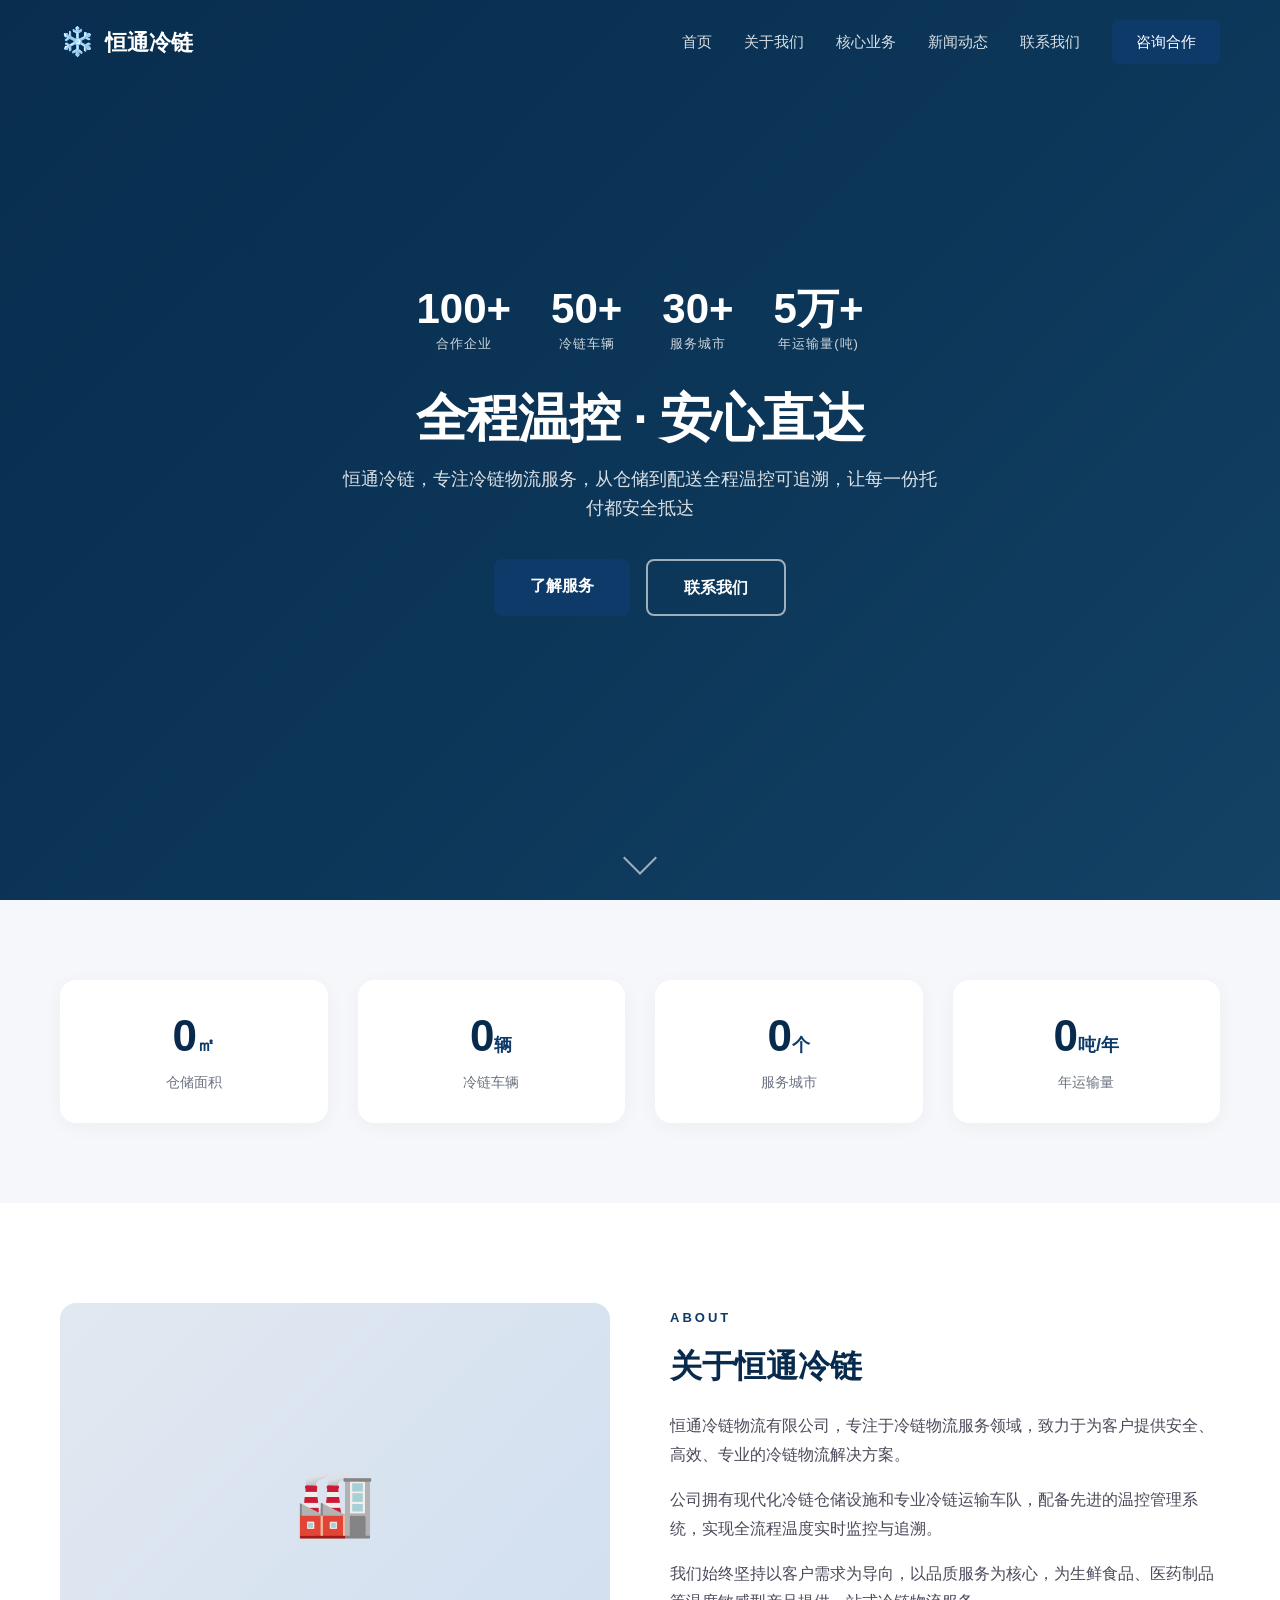
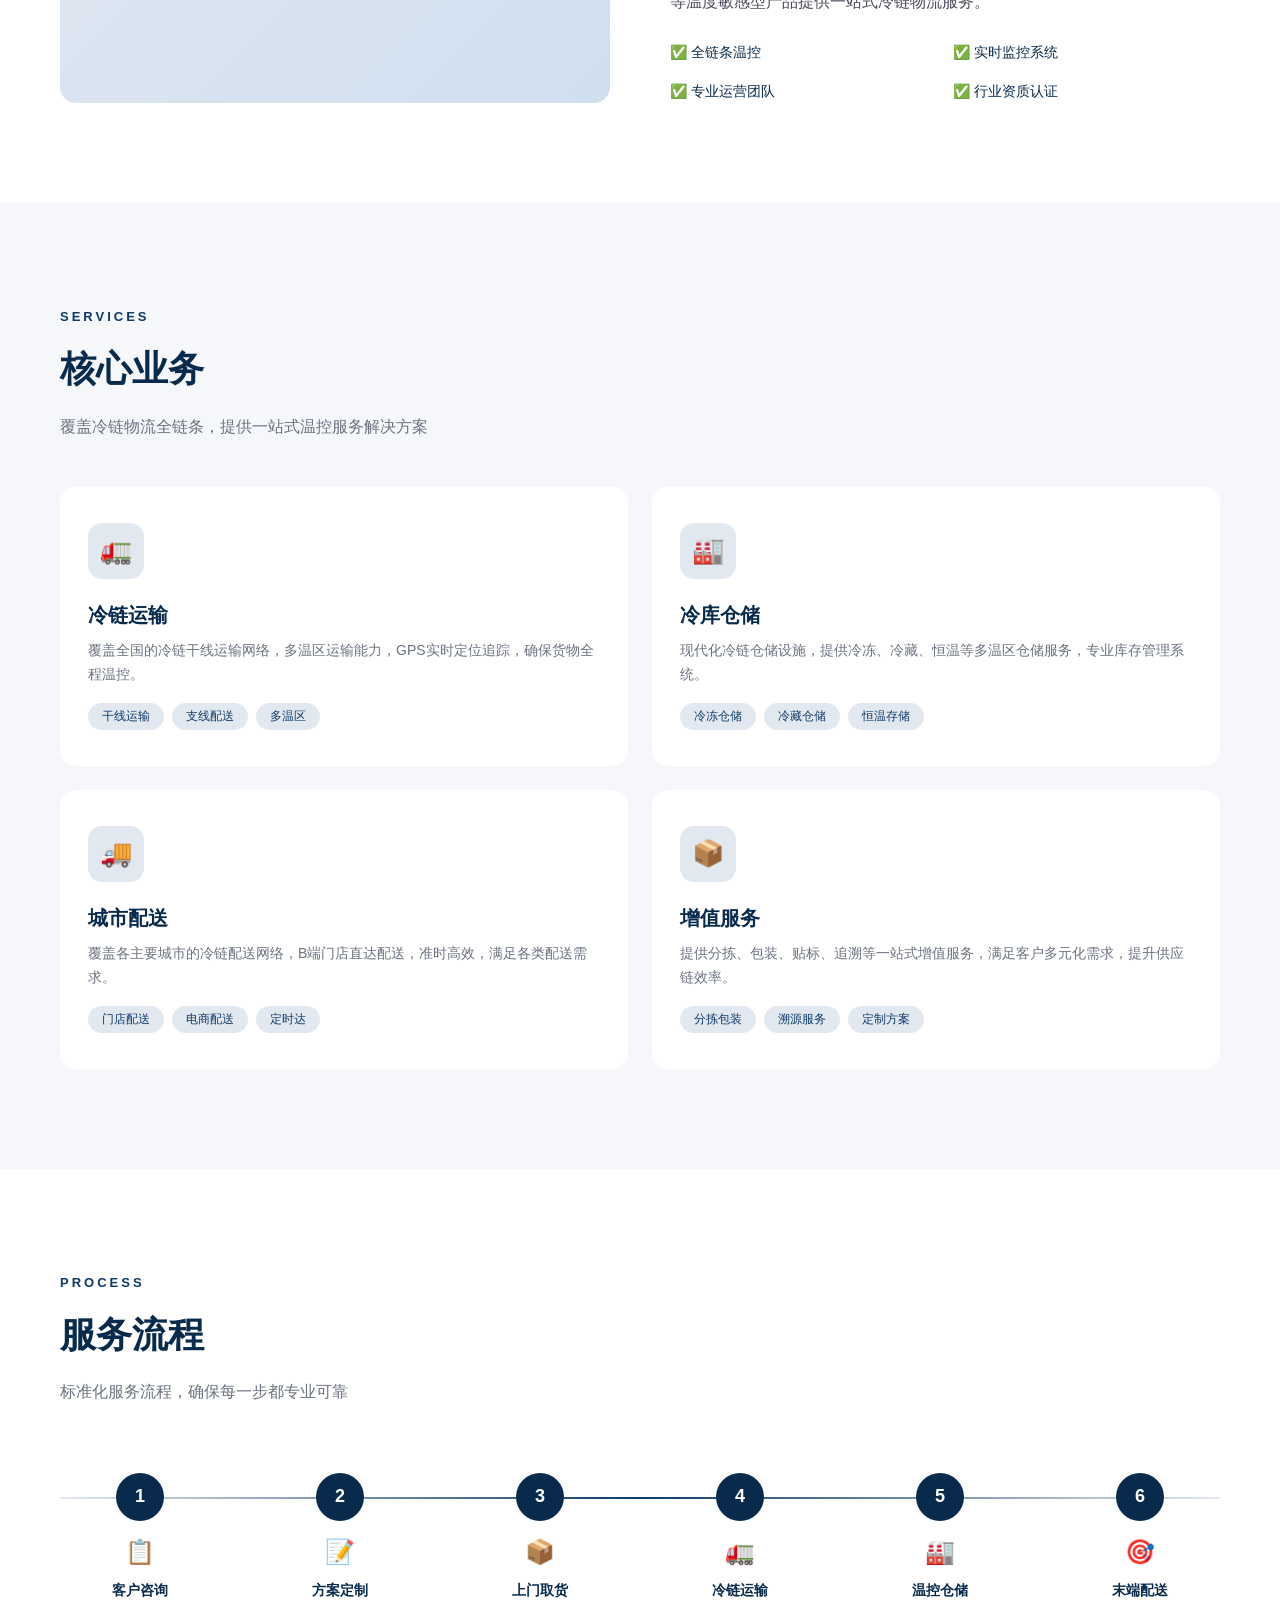
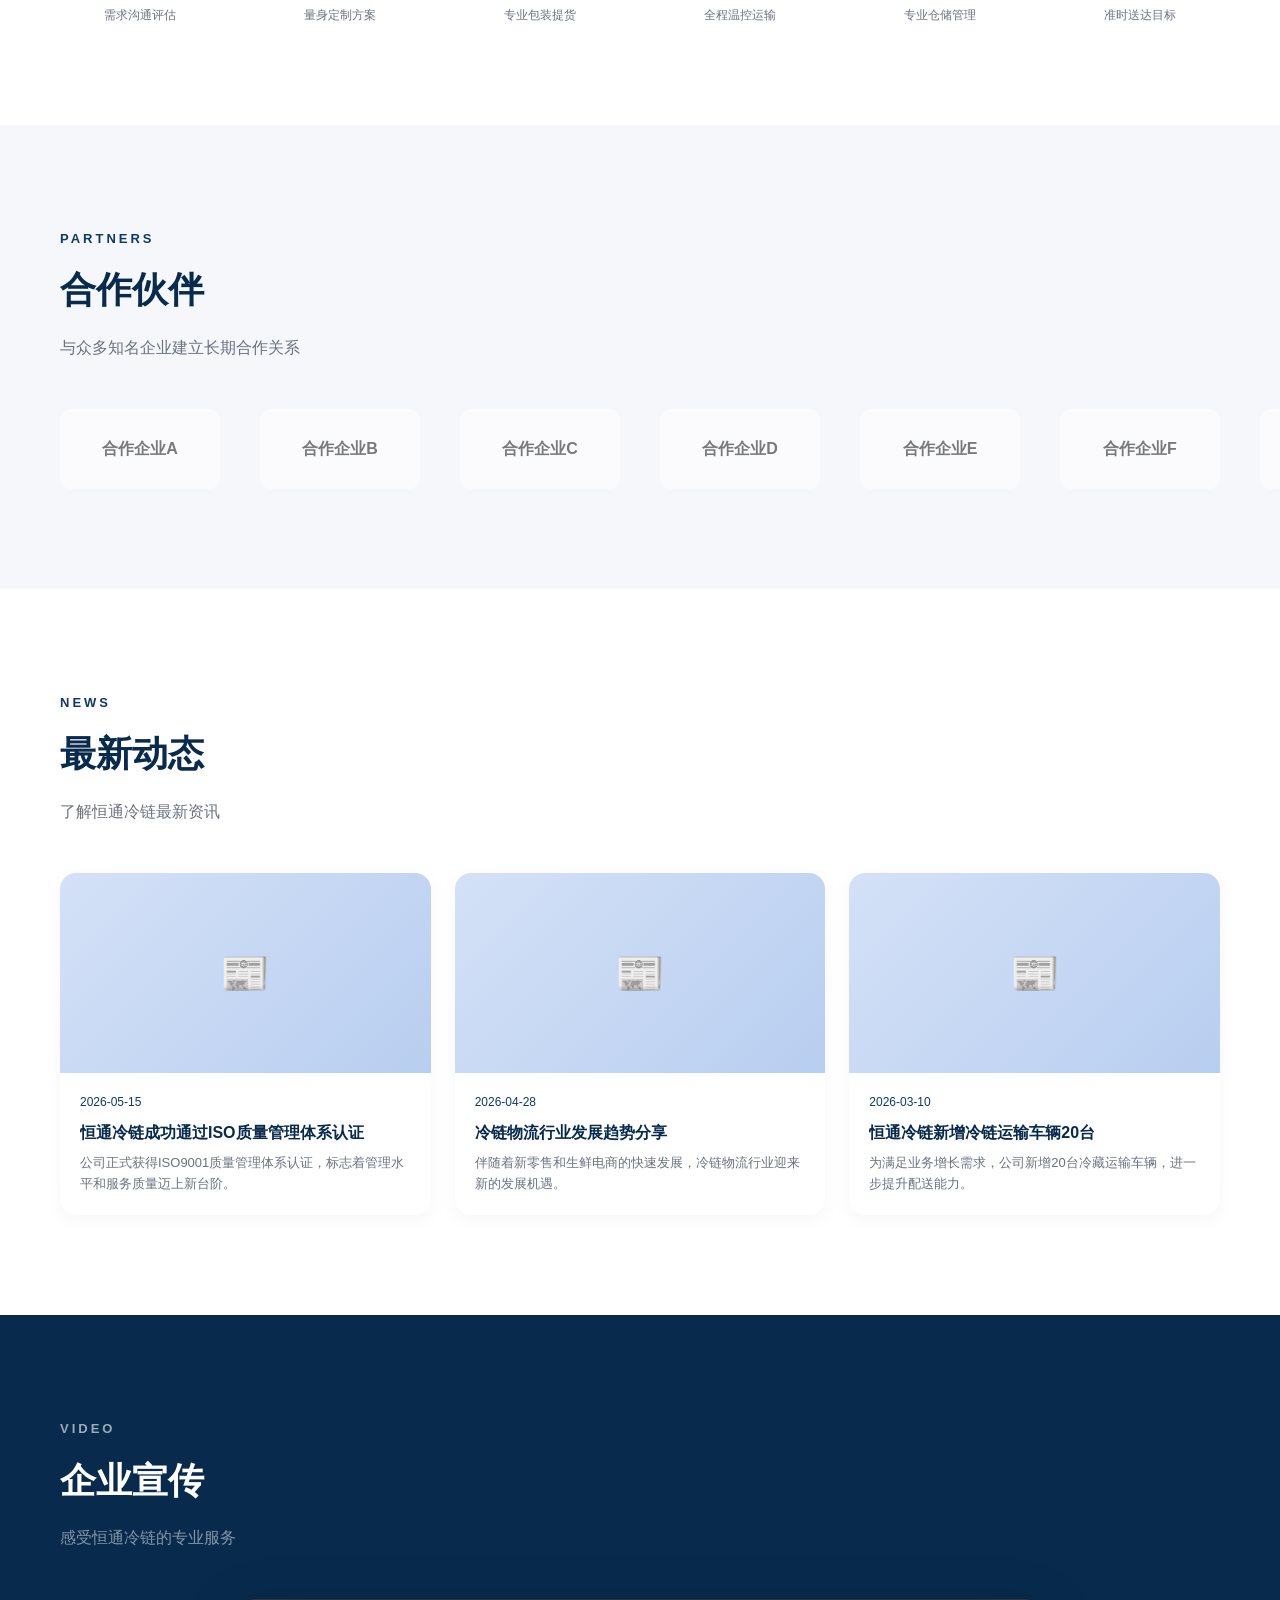
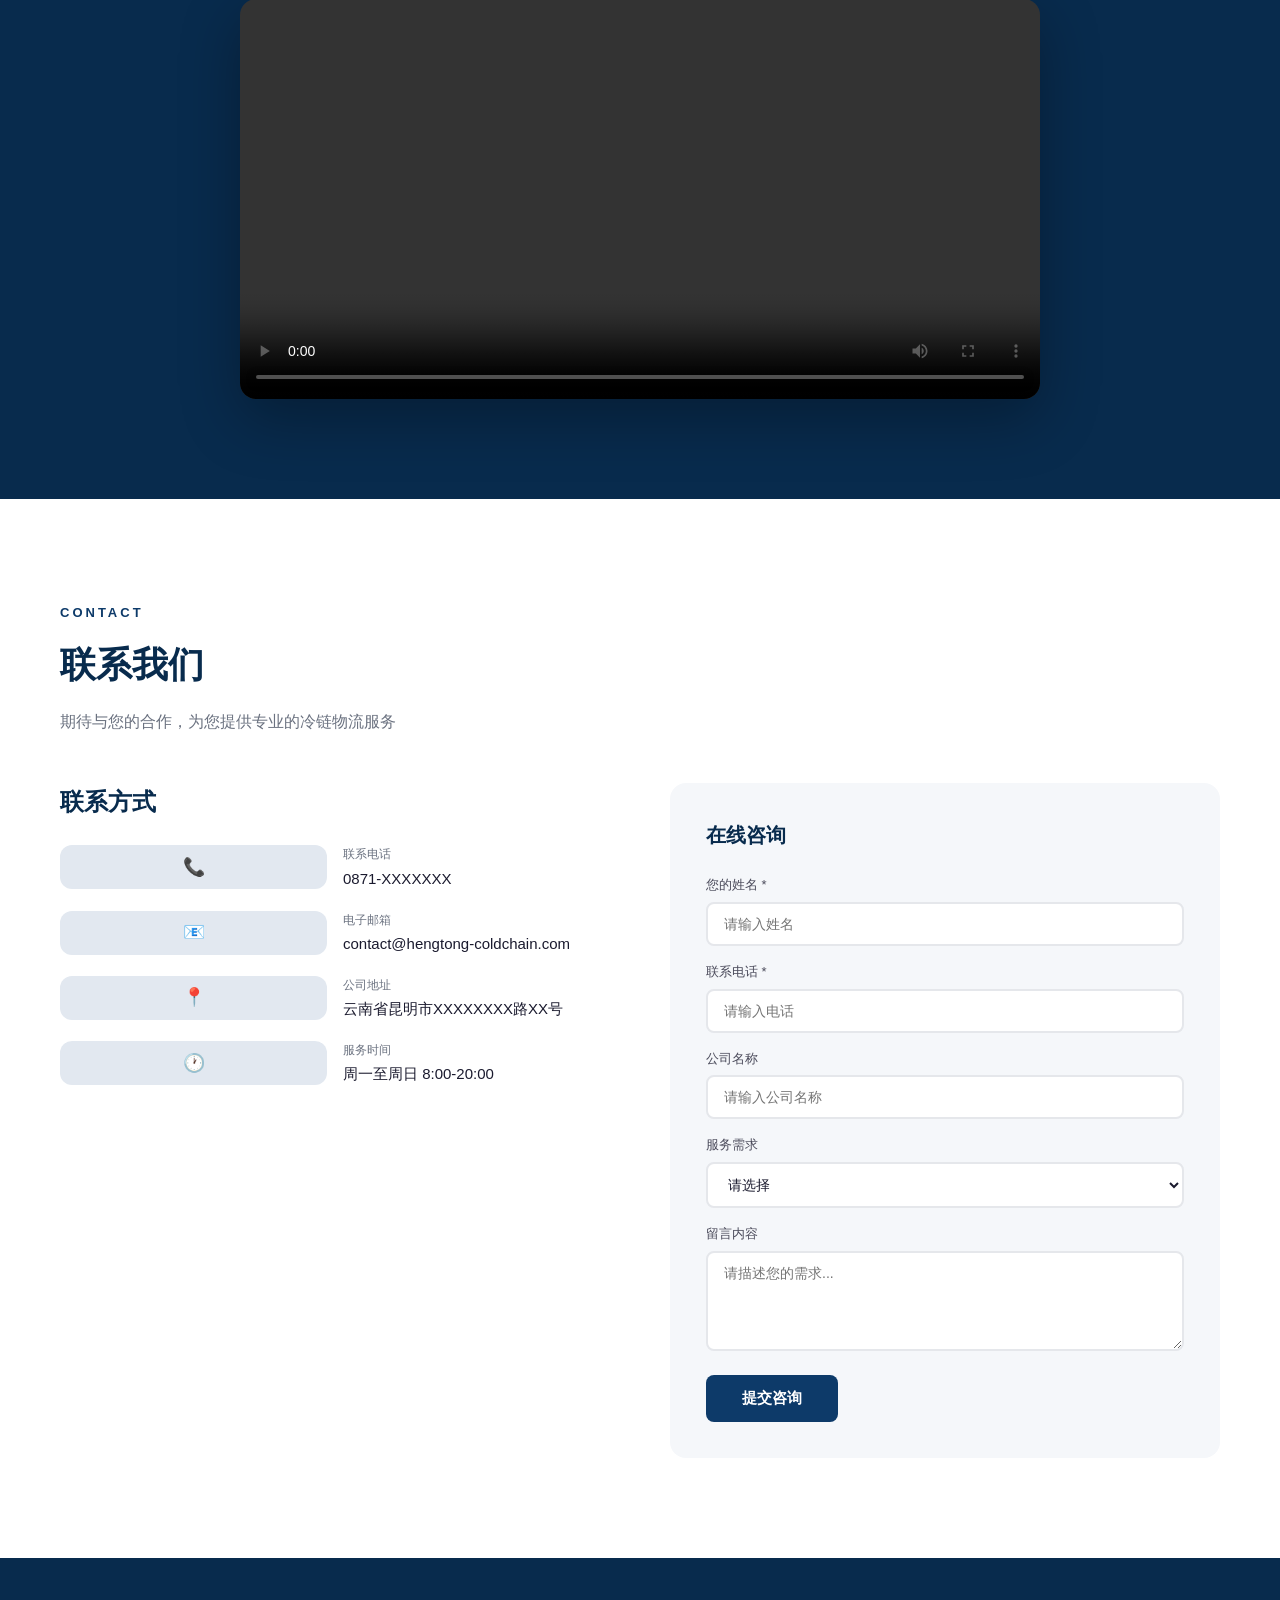
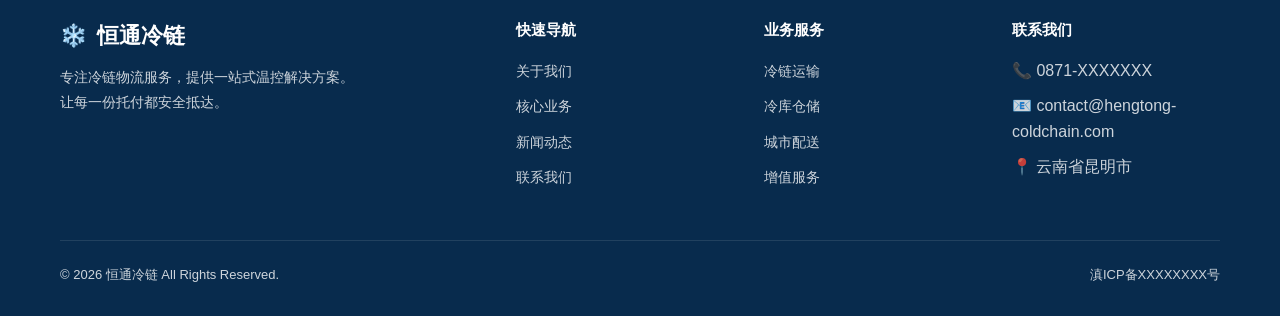
<file: index.html>
<!DOCTYPE html>
<html lang="zh-CN">
<head>
<meta charset="UTF-8">
<meta name="viewport" content="width=device-width,initial-scale=1.0">
<title>恒通冷链 | 全程温控 · 安心直达</title>
<style>
*,*::before,*::after{margin:0;padding:0;box-sizing:border-box}
html{scroll-behavior:smooth}
body{font-family:-apple-system,BlinkMacSystemFont,'PingFang SC','Microsoft YaHei','Helvetica Neue',sans-serif;color:#1a1a2e;background:#fff;line-height:1.6;-webkit-font-smoothing:antialiased}
a{text-decoration:none;color:inherit}
img{max-width:100%;display:block}
ul{list-style:none}
.container{max-width:1200px;margin:0 auto;padding:0 20px}
section{padding:100px 0}
.section-tag{display:inline-block;font-size:13px;font-weight:600;letter-spacing:3px;color:#0D3A69;text-transform:uppercase;margin-bottom:12px}
.section-title{font-size:36px;font-weight:700;color:#082B4D;margin-bottom:16px}
.section-subtitle{font-size:16px;color:#6B7280;max-width:600px;margin-bottom:48px}
.navbar{position:fixed;top:0;left:0;right:0;z-index:1000;padding:20px 0;transition:all .3s ease;background:transparent}
.navbar.scrolled{background:rgba(255,255,255,.95);padding:12px 0;box-shadow:0 2px 20px rgba(0,0,0,.08);backdrop-filter:blur(10px)}
.navbar .container{display:flex;align-items:center;justify-content:space-between}
.navbar .logo{display:flex;align-items:center;gap:10px;font-size:22px;font-weight:700;color:#fff;transition:color .3s}
.navbar.scrolled .logo{color:#082B4D}
.navbar .logo-icon{font-size:28px}
.nav-links{display:flex;gap:32px;align-items:center}
.nav-links a{font-size:15px;font-weight:500;color:rgba(255,255,255,.85);transition:color .3s;position:relative}
.navbar.scrolled .nav-links a{color:#4A4A5A}
.nav-links a:hover,.navbar.scrolled .nav-links a:hover{color:#0D3A69}
.nav-links a::after{content:'';position:absolute;bottom:-4px;left:0;width:0;height:2px;background:#0D3A69;transition:width .3s}
.nav-links a:hover::after{width:100%}
.nav-cta{display:inline-block;padding:10px 24px;background:#0D3A69;color:#fff!important;border-radius:6px;font-weight:600;transition:background .3s}
.nav-cta:hover{background:#0A2D55}
.nav-cta::after{display:none!important}
.menu-toggle{display:none;flex-direction:column;gap:5px;cursor:pointer;padding:5px}
.menu-toggle span{display:block;width:24px;height:2px;background:#fff;border-radius:2px;transition:.3s}
.navbar.scrolled .menu-toggle span{background:#082B4D}
.hero{position:relative;height:100vh;min-height:600px;display:flex;align-items:center;justify-content:center;overflow:hidden;background:#082B4D}
.hero-bg{position:absolute;top:0;left:0;width:100%;height:100%;object-fit:cover}
.hero-overlay{position:absolute;top:0;left:0;width:100%;height:100%;background:linear-gradient(135deg,rgba(8,43,77,.85),rgba(8,43,77,.4))}
.hero-content{position:relative;z-index:2;text-align:center;color:#fff;max-width:800px;padding:0 20px}
.hero-data{display:flex;justify-content:center;gap:40px;margin-bottom:32px;flex-wrap:wrap}
.hero-data-item{text-align:center}
.hero-data-num{font-size:42px;font-weight:800;line-height:1.2}
.hero-data-label{font-size:13px;opacity:.8;letter-spacing:1px}
.hero h1{font-size:52px;font-weight:800;line-height:1.2;margin-bottom:16px;letter-spacing:-1px}
.hero p{font-size:18px;opacity:.85;margin-bottom:36px;max-width:600px;margin-left:auto;margin-right:auto}
.hero-btns{display:flex;gap:16px;justify-content:center;flex-wrap:wrap}
.hero-btn{display:inline-block;padding:14px 36px;border-radius:8px;font-size:16px;font-weight:600;transition:all .3s;cursor:pointer;border:none}
.hero-btn-primary{background:#0D3A69;color:#fff}
.hero-btn-primary:hover{background:#0A2D55;transform:translateY(-2px);box-shadow:0 8px 25px rgba(13,58,105,.4)}
.hero-btn-outline{background:transparent;color:#fff;border:2px solid rgba(255,255,255,.6)}
.hero-btn-outline:hover{border-color:#fff;background:rgba(255,255,255,.1);transform:translateY(-2px)}
.scroll-indicator{position:absolute;bottom:30px;left:50%;transform:translateX(-50%);z-index:2;animation:bounce 2s infinite}
.scroll-indicator span{display:block;width:24px;height:24px;border-right:2px solid rgba(255,255,255,.6);border-bottom:2px solid rgba(255,255,255,.6);transform:rotate(45deg)}
@keyframes bounce{0%,100%{transform:translateX(-50%) translateY(0)}50%{transform:translateX(-50%) translateY(10px)}}
.stats{background:#F5F7FA;padding:80px 0}
.stats-grid{display:grid;grid-template-columns:repeat(4,1fr);gap:30px}
.stat-card{text-align:center;padding:30px 20px;background:#fff;border-radius:16px;box-shadow:0 4px 20px rgba(0,0,0,.04);transition:all .3s}
.stat-card:hover{transform:translateY(-4px);box-shadow:0 8px 30px rgba(0,0,0,.08)}
.stat-card .num{font-size:44px;font-weight:800;color:#082B4D;line-height:1.2}
.stat-card .unit{font-size:18px;font-weight:600;color:#0D3A69}
.stat-card .label{font-size:14px;color:#6B7280;margin-top:8px}
.about .about-grid{display:grid;grid-template-columns:1fr 1fr;gap:60px;align-items:center}
.about-image{border-radius:16px;overflow:hidden;background:#E2E8F0;min-height:400px;display:flex;align-items:center;justify-content:center;background-size:cover;background-position:center}
.about h2{font-size:32px;margin-bottom:20px}
.about p{color:#4A4A5A;margin-bottom:16px;font-size:16px;line-height:1.8}
.about-advantages{display:grid;grid-template-columns:1fr 1fr;gap:16px;margin-top:24px}
.about-adv-item{display:flex;align-items:center;gap:10px;font-size:14px;font-weight:500;color:#082B4D}
.services{background:#F5F7FA}
.services-grid{display:grid;grid-template-columns:repeat(2,1fr);gap:24px}
.service-card{background:#fff;border-radius:16px;padding:36px 28px;transition:all .3s;cursor:pointer;position:relative;overflow:hidden}
.service-card::before{content:'';position:absolute;top:0;left:0;width:4px;height:0;background:#0D3A69;transition:height .4s}
.service-card:hover::before{height:100%}
.service-card:hover{transform:translateY(-6px);box-shadow:0 12px 40px rgba(0,0,0,.08)}
.service-icon{width:56px;height:56px;background:#E2E8F0;border-radius:14px;display:flex;align-items:center;justify-content:center;font-size:26px;margin-bottom:20px;transition:all .3s}
.service-card:hover .service-icon{background:#0D3A69;color:#fff}
.service-card h4{font-size:20px;font-weight:700;color:#082B4D;margin-bottom:8px}
.service-card p{font-size:14px;color:#6B7280;line-height:1.7}
.service-tags{display:flex;flex-wrap:wrap;gap:8px;margin-top:16px}
.service-tag{padding:4px 14px;background:#E2E8F0;border-radius:20px;font-size:12px;color:#0D3A69;font-weight:500}
.process{background:#fff}
.process-steps{display:flex;justify-content:space-between;position:relative;padding-top:20px}
@media(max-width:768px){.process-steps{flex-wrap:wrap;gap:24px;justify-content:center}}
.process-step{text-align:center;position:relative;padding:0 10px;flex:1;max-width:160px}
.process-step .step-num{width:48px;height:48px;background:#082B4D;color:#fff;border-radius:50%;display:flex;align-items:center;justify-content:center;font-size:18px;font-weight:700;margin:0 auto 12px;position:relative;z-index:2}
.process-step .step-icon{font-size:24px;margin-bottom:8px}
.process-step h4{font-size:14px;font-weight:600;color:#082B4D;margin-bottom:4px}
.process-step p{font-size:12px;color:#6B7280}
.process-line{position:absolute;top:44px;left:0;right:0;height:2px;background:linear-gradient(90deg,#E2E8F0,#0D3A69,#E2E8F0);z-index:1}
.partners{background:#F5F7FA;overflow:hidden}
.partners-track{display:flex;gap:40px;animation:scrollLogo 30s linear infinite;width:fit-content}
.partners-track:hover{animation-play-state:paused}
@keyframes scrollLogo{0%{transform:translateX(0)}100%{transform:translateX(-50%)}}
.partner-item{flex-shrink:0;width:160px;height:80px;background:#fff;border-radius:12px;display:flex;align-items:center;justify-content:center;padding:16px;transition:all .3s;filter:grayscale(100%);opacity:.6}
.partner-item:hover{filter:grayscale(0);opacity:1;box-shadow:0 4px 16px rgba(0,0,0,.08)}
.news-grid{display:grid;grid-template-columns:repeat(3,1fr);gap:24px}
.news-card{border-radius:16px;overflow:hidden;background:#fff;box-shadow:0 4px 20px rgba(0,0,0,.04);transition:all .3s;cursor:pointer}
.news-card:hover{transform:translateY(-6px);box-shadow:0 12px 40px rgba(0,0,0,.1)}
.news-card-img{height:200px;background-size:cover;background-position:center}
.news-card-body{padding:20px}
.news-date{font-size:12px;color:#0D3A69;font-weight:500;margin-bottom:8px}
.news-card-body h4{font-size:16px;font-weight:700;color:#082B4D;margin-bottom:8px;display:-webkit-box;-webkit-line-clamp:2;-webkit-box-orient:vertical;overflow:hidden}
.news-card-body p{font-size:13px;color:#6B7280;line-height:1.6;display:-webkit-box;-webkit-line-clamp:3;-webkit-box-orient:vertical;overflow:hidden}
.video-section{background:#082B4D;padding:100px 0}
.video-section .section-title{color:#fff}
.video-wrapper{position:relative;max-width:800px;margin:0 auto;border-radius:16px;overflow:hidden;box-shadow:0 20px 60px rgba(0,0,0,.3)}
.video-wrapper video{width:100%;display:block}
.contact{background:#fff}
.contact-grid{display:grid;grid-template-columns:1fr 1fr;gap:60px}
.contact-info h3{font-size:24px;font-weight:700;color:#082B4D;margin-bottom:24px}
.contact-info-item{display:flex;gap:16px;margin-bottom:20px;align-items:flex-start}
.contact-info-item .icon{width:44px;height:44px;background:#E2E8F0;border-radius:12px;display:flex;align-items:center;justify-content:center;font-size:18px;flex-shrink:0}
.contact-info-item div{flex:1}
.contact-info-item .label{font-size:12px;color:#6B7280;font-weight:500;margin-bottom:2px}
.contact-info-item .value{font-size:15px;color:#1a1a2e;font-weight:500}
.contact-form{background:#F5F7FA;border-radius:16px;padding:36px}
.contact-form h3{font-size:20px;font-weight:700;color:#082B4D;margin-bottom:24px}
.form-group{margin-bottom:16px}
.form-group label{display:block;font-size:13px;font-weight:500;color:#4A4A5A;margin-bottom:6px}
.form-group input,.form-group textarea,.form-group select{width:100%;padding:12px 16px;border:2px solid #E5E7EB;border-radius:8px;font-size:14px;font-family:inherit;color:#1a1a2e;transition:border .3s;background:#fff;outline:none}
.form-group input:focus,.form-group textarea:focus,.form-group select:focus{border-color:#0D3A69;box-shadow:0 0 0 3px rgba(13,58,105,.1)}
.form-group textarea{resize:vertical;min-height:100px}
.form-submit{padding:14px 36px;background:#0D3A69;color:#fff;border:none;border-radius:8px;font-size:15px;font-weight:600;cursor:pointer;transition:all .3s}
.form-submit:hover{background:#0A2D55;transform:translateY(-2px)}
.footer{background:#082B4D;color:rgba(255,255,255,.8);padding:60px 0 30px}
.footer-grid{display:grid;grid-template-columns:2fr 1fr 1fr 1fr;gap:40px}
.footer-brand .logo{font-size:22px;font-weight:700;color:#fff;margin-bottom:12px;display:flex;align-items:center;gap:10px}
.footer-brand p{font-size:14px;line-height:1.8;margin-bottom:20px}
.footer h4{font-size:15px;font-weight:600;color:#fff;margin-bottom:16px}
.footer-links li{margin-bottom:10px}
.footer-links a{font-size:14px;transition:color .3s}
.footer-links a:hover{color:#0D3A69}
.footer-bottom{border-top:1px solid rgba(255,255,255,.1);padding-top:24px;margin-top:40px;display:flex;justify-content:space-between;align-items:center;font-size:13px;flex-wrap:wrap;gap:12px}
.fade-in{opacity:0;transform:translateY(30px);transition:opacity .6s ease,transform .6s ease}
.fade-in.visible{opacity:1;transform:translateY(0)}
@media(max-width:1024px){
.hero h1{font-size:40px}
.nav-links{display:none;position:fixed;top:0;right:-300px;width:300px;height:100vh;background:#fff;flex-direction:column;padding:80px 32px;gap:24px;box-shadow:-4px 0 20px rgba(0,0,0,.08);transition:right .3s;z-index:1001}
.nav-links.open{right:0;display:flex}
.nav-links a{color:#4A4A5A!important}
.menu-toggle{display:flex}
.stats-grid{grid-template-columns:repeat(2,1fr)}
.services-grid{grid-template-columns:1fr}
.news-grid{grid-template-columns:1fr}
.contact-grid{grid-template-columns:1fr}
.footer-grid{grid-template-columns:1fr 1fr}
}
@media(max-width:640px){
section{padding:60px 0}
.hero h1{font-size:32px}
.hero p{font-size:15px}
.section-title{font-size:28px}
.stats-grid{grid-template-columns:repeat(2,1fr);gap:12px}
.stat-card .num{font-size:32px}
.footer-grid{grid-template-columns:1fr}
.contact-form{padding:24px}
.hero-data-num{font-size:26px}
.nav-cta{display:none}
}
.mobile-overlay{display:none;position:fixed;top:0;left:0;width:100%;height:100%;background:rgba(0,0,0,.3);z-index:1000}
.mobile-overlay.show{display:block}
.toast{position:fixed;top:20px;right:20px;padding:14px 24px;border-radius:10px;color:#fff;font-size:14px;font-weight:500;z-index:9999;opacity:0;transform:translateY(-10px);transition:all .3s;max-width:360px}
.toast.show{opacity:1;transform:translateY(0)}
.toast-success{background:#10B981}
</style></head><body>
<div id="toast" class="toast"></div>
<div id="mobileOverlay" class="mobile-overlay" onclick="closeMenu()"></div>
<nav class="navbar" id="navbar"><div class="container">
<a href="#" class="logo"><span class="logo-icon">❄️</span><span>恒通冷链</span></a>
<div class="menu-toggle" onclick="toggleMenu()"><span></span><span></span><span></span></div>
<div class="nav-links" id="navLinks">
<a href="#" onclick="closeMenu()">首页</a>
<a href="#about" onclick="closeMenu()">关于我们</a>
<a href="#services" onclick="closeMenu()">核心业务</a>
<a href="#news" onclick="closeMenu()">新闻动态</a>
<a href="#contact" onclick="closeMenu()">联系我们</a>
<a href="#contact" class="nav-cta" onclick="closeMenu()">咨询合作</a>
</div></div></nav>
<section class="hero" id="hero">
<div class="hero-bg" id="heroBg" style="background:linear-gradient(135deg,#0a3b5c,#1a5276)"></div>
<div class="hero-overlay"></div>
<div class="hero-content">
<div class="hero-data">
<div class="hero-data-item"><div class="hero-data-num">100+</div><div class="hero-data-label">合作企业</div></div>
<div class="hero-data-item"><div class="hero-data-num">50+</div><div class="hero-data-label">冷链车辆</div></div>
<div class="hero-data-item"><div class="hero-data-num">30+</div><div class="hero-data-label">服务城市</div></div>
<div class="hero-data-item"><div class="hero-data-num">5万+</div><div class="hero-data-label">年运输量(吨)</div></div></div>
<h1 id="heroTitle">全程温控 · 安心直达</h1>
<p id="heroDesc">恒通冷链，专注冷链物流服务，从仓储到配送全程温控可追溯，让每一份托付都安全抵达</p>
<div class="hero-btns"><a href="#services" class="hero-btn hero-btn-primary">了解服务</a><a href="#contact" class="hero-btn hero-btn-outline">联系我们</a></div>
</div>
<div class="scroll-indicator"><span></span></div>
</section>

<section class="stats" id="stats"><div class="container">
<div class="stats-grid">
<div class="stat-card fade-in"><div class="num"><span id="stat1">0</span><span class="unit">㎡</span></div><div class="label">仓储面积</div></div>
<div class="stat-card fade-in"><div class="num"><span id="stat2">0</span><span class="unit">辆</span></div><div class="label">冷链车辆</div></div>
<div class="stat-card fade-in"><div class="num"><span id="stat3">0</span><span class="unit">个</span></div><div class="label">服务城市</div></div>
<div class="stat-card fade-in"><div class="num"><span id="stat4">0</span><span class="unit">吨/年</span></div><div class="label">年运输量</div></div>
</div></div></section>

<section class="about" id="about"><div class="container"><div class="about-grid">
<div class="about-image fade-in" id="aboutImg" style="background:linear-gradient(135deg,#E2E8F0,#d0dff0);display:flex;align-items:center;justify-content:center;font-size:64px">🏭</div>
<div class="about-text fade-in">
<div class="section-tag">ABOUT</div>
<h2 class="section-title" id="aboutTitle">关于恒通冷链</h2>
<div id="aboutContent"><p>恒通冷链物流有限公司，专注于冷链物流服务领域，致力于为客户提供安全、高效、专业的冷链物流解决方案。</p><p>公司拥有现代化冷链仓储设施和专业冷链运输车队，配备先进的温控管理系统，实现全流程温度实时监控与追溯。</p><p>我们始终坚持以客户需求为导向，以品质服务为核心，为生鲜食品、医药制品等温度敏感型产品提供一站式冷链物流服务。</p></div>
<div class="about-advantages"><div class="about-adv-item">✅ 全链条温控</div><div class="about-adv-item">✅ 实时监控系统</div><div class="about-adv-item">✅ 专业运营团队</div><div class="about-adv-item">✅ 行业资质认证</div></div>
</div></div></div></section>

<section class="services" id="services"><div class="container">
<div class="section-tag fade-in">SERVICES</div>
<h2 class="section-title fade-in">核心业务</h2>
<p class="section-subtitle fade-in">覆盖冷链物流全链条，提供一站式温控服务解决方案</p>
<div class="services-grid" id="servicesGrid">
<div class="service-card fade-in"><div class="service-icon">🚛</div><h4>冷链运输</h4><p>覆盖全国的冷链干线运输网络，多温区运输能力，GPS实时定位追踪，确保货物全程温控。</p><div class="service-tags"><span class="service-tag">干线运输</span><span class="service-tag">支线配送</span><span class="service-tag">多温区</span></div></div>
<div class="service-card fade-in"><div class="service-icon">🏭</div><h4>冷库仓储</h4><p>现代化冷链仓储设施，提供冷冻、冷藏、恒温等多温区仓储服务，专业库存管理系统。</p><div class="service-tags"><span class="service-tag">冷冻仓储</span><span class="service-tag">冷藏仓储</span><span class="service-tag">恒温存储</span></div></div>
<div class="service-card fade-in"><div class="service-icon">🚚</div><h4>城市配送</h4><p>覆盖各主要城市的冷链配送网络，B端门店直达配送，准时高效，满足各类配送需求。</p><div class="service-tags"><span class="service-tag">门店配送</span><span class="service-tag">电商配送</span><span class="service-tag">定时达</span></div></div>
<div class="service-card fade-in"><div class="service-icon">📦</div><h4>增值服务</h4><p>提供分拣、包装、贴标、追溯等一站式增值服务，满足客户多元化需求，提升供应链效率。</p><div class="service-tags"><span class="service-tag">分拣包装</span><span class="service-tag">溯源服务</span><span class="service-tag">定制方案</span></div></div>
</div></div></section>

<section class="process" id="process"><div class="container">
<div class="section-tag fade-in">PROCESS</div>
<h2 class="section-title fade-in">服务流程</h2>
<p class="section-subtitle fade-in">标准化服务流程，确保每一步都专业可靠</p>
<div class="process-steps fade-in">
<div class="process-line"></div>
<div class="process-step"><div class="step-num">1</div><div class="step-icon">📋</div><h4>客户咨询</h4><p>需求沟通评估</p></div>
<div class="process-step"><div class="step-num">2</div><div class="step-icon">📝</div><h4>方案定制</h4><p>量身定制方案</p></div>
<div class="process-step"><div class="step-num">3</div><div class="step-icon">📦</div><h4>上门取货</h4><p>专业包装提货</p></div>
<div class="process-step"><div class="step-num">4</div><div class="step-icon">🚛</div><h4>冷链运输</h4><p>全程温控运输</p></div>
<div class="process-step"><div class="step-num">5</div><div class="step-icon">🏭</div><h4>温控仓储</h4><p>专业仓储管理</p></div>
<div class="process-step"><div class="step-num">6</div><div class="step-icon">🎯</div><h4>末端配送</h4><p>准时送达目标</p></div>
</div></div></section>

<section class="partners" id="partners"><div class="container">
<div class="section-tag fade-in">PARTNERS</div>
<h2 class="section-title fade-in">合作伙伴</h2>
<p class="section-subtitle fade-in">与众多知名企业建立长期合作关系</p>
<div class="partners-track" id="partnersTrack">
<div class="partner-item" style="font-weight:700;color:#082B4D">合作企业A</div><div class="partner-item" style="font-weight:700;color:#082B4D">合作企业B</div><div class="partner-item" style="font-weight:700;color:#082B4D">合作企业C</div><div class="partner-item" style="font-weight:700;color:#082B4D">合作企业D</div>
<div class="partner-item" style="font-weight:700;color:#082B4D">合作企业E</div><div class="partner-item" style="font-weight:700;color:#082B4D">合作企业F</div><div class="partner-item" style="font-weight:700;color:#082B4D">合作企业G</div><div class="partner-item" style="font-weight:700;color:#082B4D">合作企业H</div>
<div class="partner-item" style="font-weight:700;color:#082B4D">合作企业A</div><div class="partner-item" style="font-weight:700;color:#082B4D">合作企业B</div><div class="partner-item" style="font-weight:700;color:#082B4D">合作企业C</div><div class="partner-item" style="font-weight:700;color:#082B4D">合作企业D</div>
<div class="partner-item" style="font-weight:700;color:#082B4D">合作企业E</div><div class="partner-item" style="font-weight:700;color:#082B4D">合作企业F</div><div class="partner-item" style="font-weight:700;color:#082B4D">合作企业G</div><div class="partner-item" style="font-weight:700;color:#082B4D">合作企业H</div>
</div></div></section>

<section class="news" id="news"><div class="container">
<div class="section-tag fade-in">NEWS</div>
<h2 class="section-title fade-in">最新动态</h2>
<p class="section-subtitle fade-in">了解恒通冷链最新资讯</p>
<div class="news-grid" id="newsGrid">
<div class="news-card fade-in"><div class="news-card-img" style="background:linear-gradient(135deg,#d4e1f7,#b8cef0);display:flex;align-items:center;justify-content:center;font-size:40px">📰</div><div class="news-card-body"><div class="news-date" id="nDate1">2026-05-15</div><h4 id="nTitle1">恒通冷链成功通过ISO质量管理体系认证</h4><p id="nDesc1">公司正式获得ISO9001质量管理体系认证，标志着管理水平和服务质量迈上新台阶。</p></div></div>
<div class="news-card fade-in"><div class="news-card-img" style="background:linear-gradient(135deg,#d4e1f7,#b8cef0);display:flex;align-items:center;justify-content:center;font-size:40px">📰</div><div class="news-card-body"><div class="news-date" id="nDate2">2026-04-28</div><h4 id="nTitle2">冷链物流行业发展趋势分享</h4><p id="nDesc2">伴随着新零售和生鲜电商的快速发展，冷链物流行业迎来新的发展机遇。</p></div></div>
<div class="news-card fade-in"><div class="news-card-img" style="background:linear-gradient(135deg,#d4e1f7,#b8cef0);display:flex;align-items:center;justify-content:center;font-size:40px">📰</div><div class="news-card-body"><div class="news-date" id="nDate3">2026-03-10</div><h4 id="nTitle3">恒通冷链新增冷链运输车辆20台</h4><p id="nDesc3">为满足业务增长需求，公司新增20台冷藏运输车辆，进一步提升配送能力。</p></div></div>
</div></div></section>

<section class="video-section" id="video"><div class="container">
<div class="section-tag fade-in" style="color:rgba(255,255,255,.6)">VIDEO</div>
<h2 class="section-title fade-in">企业宣传</h2>
<p class="section-subtitle fade-in" style="color:rgba(255,255,255,.5)">感受恒通冷链的专业服务</p>
<div class="video-wrapper fade-in">
<video id="promoVideo" controls poster="" preload="none" style="width:100%;display:block"><source src="" type="video/mp4">您的浏览器不支持视频播放</video>
</div></div></section>

<section class="contact" id="contact"><div class="container">
<div class="section-tag fade-in">CONTACT</div>
<h2 class="section-title fade-in">联系我们</h2>
<p class="section-subtitle fade-in">期待与您的合作，为您提供专业的冷链物流服务</p>
<div class="contact-grid">
<div class="contact-info fade-in">
<h3>联系方式</h3>
<div class="contact-info-item"><div class="icon">📞</div><div><div class="label">联系电话</div><div class="value" id="contactPhone">0871-XXXXXXX</div></div></div>
<div class="contact-info-item"><div class="icon">📧</div><div><div class="label">电子邮箱</div><div class="value" id="contactEmail">contact@hengtong-coldchain.com</div></div></div>
<div class="contact-info-item"><div class="icon">📍</div><div><div class="label">公司地址</div><div class="value" id="contactAddr">云南省昆明市XXXXXXXX路XX号</div></div></div>
<div class="contact-info-item"><div class="icon">🕐</div><div><div class="label">服务时间</div><div class="value" id="contactHours">周一至周日 8:00-20:00</div></div></div>
</div>
<form class="contact-form fade-in" onsubmit="submitForm(event)">
<h3>在线咨询</h3>
<div class="form-group"><label>您的姓名 *</label><input type="text" required placeholder="请输入姓名"></div>
<div class="form-group"><label>联系电话 *</label><input type="tel" required placeholder="请输入电话"></div>
<div class="form-group"><label>公司名称</label><input type="text" placeholder="请输入公司名称"></div>
<div class="form-group"><label>服务需求</label><select><option value="">请选择</option><option>冷链运输咨询</option><option>冷库仓储咨询</option><option>城市配送咨询</option><option>其他合作</option></select></div>
<div class="form-group"><label>留言内容</label><textarea placeholder="请描述您的需求..." rows="3"></textarea></div>
<button type="submit" class="form-submit">提交咨询</button>
</form>
</div></div></section>

<footer class="footer"><div class="container">
<div class="footer-grid">
<div class="footer-brand"><div class="logo"><span>❄️</span> 恒通冷链</div><p>专注冷链物流服务，提供一站式温控解决方案。<br>让每一份托付都安全抵达。</p></div>
<div><h4>快速导航</h4><ul class="footer-links"><li><a href="#about">关于我们</a></li><li><a href="#services">核心业务</a></li><li><a href="#news">新闻动态</a></li><li><a href="#contact">联系我们</a></li></ul></div>
<div><h4>业务服务</h4><ul class="footer-links"><li><a href="#services">冷链运输</a></li><li><a href="#services">冷库仓储</a></li><li><a href="#services">城市配送</a></li><li><a href="#services">增值服务</a></li></ul></div>
<div><h4>联系我们</h4><ul class="footer-links"><li>📞 0871-XXXXXXX</li><li>📧 contact@hengtong-coldchain.com</li><li>📍 云南省昆明市</li></ul></div>
</div>
<div class="footer-bottom">
<span id="footerCopyright">© 2026 恒通冷链 All Rights Reserved.</span>
<span>滇ICP备XXXXXXXX号</span>
</div></div></footer>

<script>
var nav=document.getElementById('navbar');
window.addEventListener('scroll',function(){nav.classList.toggle('scrolled',window.scrollY>60)});
function toggleMenu(){document.getElementById('navLinks').classList.toggle('open');document.getElementById('mobileOverlay').classList.toggle('show')}
function closeMenu(){document.getElementById('navLinks').classList.remove('open');document.getElementById('mobileOverlay').classList.remove('show')}
var obs=new IntersectionObserver(function(es){es.forEach(function(e){if(e.isIntersecting){e.target.classList.add('visible');obs.unobserve(e.target)}})},{threshold:.15});
document.querySelectorAll('.fade-in').forEach(function(e){obs.observe(e)});

// Load data from GitHub data.json, fallback to localStorage
function loadSiteData(){
  try{var raw=localStorage.getItem('ht_data');if(raw)return JSON.parse(raw)}catch(e){}
  return null
}
function fetchGitHubData(cb){
  var x=new XMLHttpRequest();
  x.open('GET','https://raw.githubusercontent.com/zijun-arch/hengtong-website/main/data.json?_t='+Date.now(),true);
  x.onreadystatechange=function(){if(x.readyState===4){
    if(x.status===200||x.status===0){try{cb(JSON.parse(x.responseText));return}catch(e){}}
    cb(null);
  }};
  x.send();
}
var d=loadSiteData();
fetchGitHubData(function(gd){
  if(gd){
    // Merge GH data over localStorage data
    d=gd;
    // Re-render with GH data
    renderData(gd);
    // Stats animation needs to re-init with new numbers
    reinitStats(gd);
  }
});
renderData(d);
function renderData(d){
  // Hero
  if(d.heroTitle)document.getElementById('heroTitle').textContent=d.heroTitle;
  if(d.heroDesc)document.getElementById('heroDesc').textContent=d.heroDesc;
  if(d.heroBtn1)document.querySelector('.hero-btn-primary').textContent=d.heroBtn1;
  if(d.heroBtn2)document.querySelector('.hero-btn-outline').textContent=d.heroBtn2;
  if(d.heroBtnLink){document.querySelector('.hero-btn-primary').href=d.heroBtnLink}
  // Hero bg image (support local base64 and GitHub URL)
  var _heroBg = d.heroBgImg || d.heroBgGh || d.heroBgLocal || '';
  if(_heroBg){
    var hb=document.getElementById('heroBg');
    hb.style.background='url('+_heroBg+') center/cover no-repeat';
  }
  // Hero data
  var hd=document.querySelectorAll('.hero-data-item');
  if(d.d1Val&&hd[0])hd[0].querySelector('.hero-data-num').textContent=d.d1Val;
  if(d.d1Label&&hd[0])hd[0].querySelector('.hero-data-label').textContent=d.d1Label;
  if(d.d2Val&&hd[1])hd[1].querySelector('.hero-data-num').textContent=d.d2Val;
  if(d.d2Label&&hd[1])hd[1].querySelector('.hero-data-label').textContent=d.d2Label;
  if(d.d3Val&&hd[2])hd[2].querySelector('.hero-data-num').textContent=d.d3Val;
  if(d.d3Label&&hd[2])hd[2].querySelector('.hero-data-label').textContent=d.d3Label;
  if(d.d4Val&&hd[3])hd[3].querySelector('.hero-data-num').textContent=d.d4Val;
  if(d.d4Label&&hd[3])hd[3].querySelector('.hero-data-label').textContent=d.d4Label;
  // Stats
  if(d.stat1)document.getElementById('stat1').textContent=d.stat1.toLocaleString();
  if(d.stat2)document.getElementById('stat2').textContent=d.stat2.toLocaleString();
  if(d.stat3)document.getElementById('stat3').textContent=d.stat3.toLocaleString();
  if(d.stat4)document.getElementById('stat4').textContent=d.stat4.toLocaleString();
  // About
  if(d.aboutTitle)document.getElementById('aboutTitle').textContent=d.aboutTitle;
  if(d.aboutContent){document.getElementById('aboutContent').innerHTML='<p>'+d.aboutContent.replace(/\n\n/g,'</p><p>').replace(/\n/g,'<br>')+'</p>'}
  var _aboutImg = d.aboutImgData || d.aboutImgGh || d.aboutImgLocal || '';
  if(_aboutImg){var ai=document.getElementById('aboutImg');ai.style.background='url('+_aboutImg+') center/cover no-repeat';ai.innerHTML=''}
  // Advantages
  var advs=document.querySelectorAll('.about-adv-item');
  if(d.adv1&&advs[0])advs[0].innerHTML='✅ '+d.adv1;
  if(d.adv2&&advs[1])advs[1].innerHTML='✅ '+d.adv2;
  if(d.adv3&&advs[2])advs[2].innerHTML='✅ '+d.adv3;
  if(d.adv4&&advs[3])advs[3].innerHTML='✅ '+d.adv4;
  // Services
  if(d.services&&d.services.length){
    var sg=document.getElementById('servicesGrid');
    var h='';
    d.services.forEach(function(s){
      h+='<div class="service-card fade-in"><div class="service-icon">'+s.icon+'</div><h4>'+s.title+'</h4><p>'+s.desc+'</p><div class="service-tags">';
      s.tags.forEach(function(t){h+='<span class="service-tag">'+t+'</span>'});
      h+='</div></div>';
    });
    sg.innerHTML=h;
  }
  // News
  if(d.news&&d.news.length){
    var ng=document.getElementById('newsGrid');
    var h='';
    d.news.forEach(function(n,i){
      var imgKey='_img_newsImg_'+i;
      var imgGhKey='_gh_newsImg_'+i;
      var imgLocalKey='_local_newsImg_'+i;
      var imgSrc=d[imgKey]||d[imgGhKey]||d[imgLocalKey]||'';
      var imgStyle='';
      if(imgSrc){imgStyle='background:url('+imgSrc+') center/cover no-repeat'}else{imgStyle='background:linear-gradient(135deg,#d4e1f7,#b8cef0);display:flex;align-items:center;justify-content:center;font-size:40px'}
      var fallback=imgSrc?'':'📰';
      h+='<div class="news-card fade-in"><div class="news-card-img" style="'+imgStyle+'">'+fallback+'</div><div class="news-card-body"><div class="news-date">'+n.date+'</div><h4>'+n.title+'</h4><p>'+n.desc+'</p></div></div>';
    });
    ng.innerHTML=h;
  }
  // Video (support local base64 and GitHub URL)
  var _pv = d.promoVideoData || d.promoVideoGh || d.promoVideoLocal || '';
  if(_pv){
    var pv=document.getElementById('promoVideo');
    pv.querySelector('source').src=_pv;
    pv.load();
  }
  // Contact
  if(d.contactPhone)document.getElementById('contactPhone').textContent=d.contactPhone;
  if(d.contactEmail)document.getElementById('contactEmail').textContent=d.contactEmail;
  if(d.contactAddr)document.getElementById('contactAddr').textContent=d.contactAddr;
  if(d.contactHours)document.getElementById('contactHours').textContent=d.contactHours;
  // Footer
  if(d.footerCopyright)document.getElementById('footerCopyright').textContent=d.footerCopyright;
}
// Re-init stats animation when data comes from GitHub
function reinitStats(d){
  var sob=new IntersectionObserver(function(es){es.forEach(function(e){if(e.isIntersecting){
    var targets=[d.stat1||20000,d.stat2||50,d.stat3||30,d.stat4||50000];
    ['stat1','stat2','stat3','stat4'].forEach(function(id,t){
      var el=document.getElementById(id),target=targets[t],start=null;
      !function s(ts){if(!start)start=ts;var p=Math.min((ts-start)/2000,1);
      el.textContent=Math.floor((1-Math.pow(1-p,3))*target).toLocaleString();
      if(p<1)requestAnimationFrame(s)}(0)
    });sob.unobserve(e.target)}})},{threshold:.5});
  var statsSection=document.getElementById('stats');
  if(statsSection)sob.observe(statsSection);
}

// Stats animation
var sob=new IntersectionObserver(function(es){es.forEach(function(e){if(e.isIntersecting){
  var targets=[(d&&d.stat1)||20000,(d&&d.stat2)||50,(d&&d.stat3)||30,(d&&d.stat4)||50000];
  ['stat1','stat2','stat3','stat4'].forEach(function(id,t){
    var el=document.getElementById(id),target=targets[t],start=null;
    !function s(ts){if(!start)start=ts;var p=Math.min((ts-start)/2000,1);
    el.textContent=Math.floor((1-Math.pow(1-p,3))*target).toLocaleString();
    if(p<1)requestAnimationFrame(s)}(0)
  });sob.unobserve(e.target)}})},{threshold:.5});
sob.observe(document.getElementById('stats'));

function submitForm(e){e.preventDefault();var t=document.getElementById('toast');t.className='toast toast-success show';t.textContent='感谢您的咨询，我们会尽快与您联系！';setTimeout(function(){t.classList.remove('show')},3000);e.target.reset()}
</script>
</body></html>
</file>
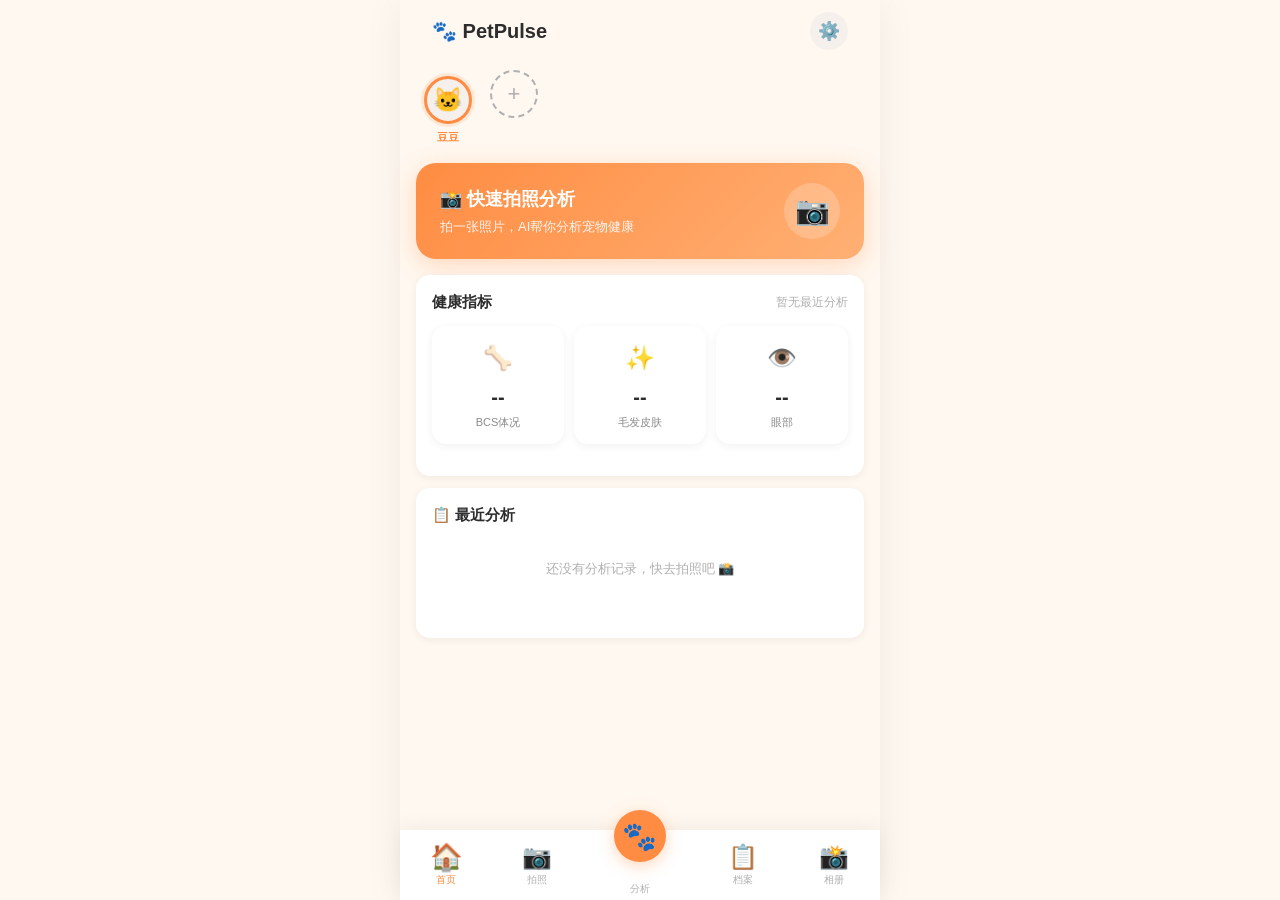
<file: petpulse/index.html>
<!DOCTYPE html>
<html lang="zh-CN">
<head>
<meta charset="UTF-8">
<meta name="viewport" content="width=device-width,initial-scale=1.0,maximum-scale=1.0,user-scalable=no,viewport-fit=cover">
<title>PetPulse · 宠物AI健康助手</title>
<meta name="description" content="拍照即测宠物健康，AI智能分析猫咪狗狗身体状况">
<link rel="stylesheet" href="css/style.css">
<link rel="manifest" href="manifest.json">
<meta name="theme-color" content="#FF8C42">
<meta name="apple-mobile-web-app-capable" content="yes">
<meta name="apple-mobile-web-app-status-bar-style" content="default">
</head>
<body>

<!-- ============ Toast ============ -->
<div class="toast" id="toast"></div>

<!-- ============ 页面: 首页 ============ -->
<div class="page active" id="page-home">
  <div class="header">
    <div class="header-title">🐾 PetPulse</div>
    <div class="header-actions">
      <button class="header-btn" onclick="showPage('page-settings')">⚙️</button>
    </div>
  </div>

  <!-- 宠物选择器 -->
  <div class="pet-selector" id="petSelector"></div>

  <!-- 快速拍照按钮 -->
  <div class="quick-scan" onclick="showPage('page-scan')">
    <div class="quick-scan-left">
      <h3>📸 快速拍照分析</h3>
      <p>拍一张照片，AI帮你分析宠物健康</p>
    </div>
    <div class="quick-scan-icon">📷</div>
  </div>

  <!-- 健康指标速览 -->
  <div class="card">
    <div style="display:flex;justify-content:space-between;align-items:center;margin-bottom:12px">
      <span style="font-weight:600;font-size:15px">健康指标</span>
      <span style="font-size:12px;color:var(--text-muted)" id="petStatusHint">暂无最近分析</span>
    </div>
    <div class="health-grid" id="healthGrid">
      <div class="health-card"><div class="icon">🦴</div><div class="score">--</div><div class="label">BCS体况</div></div>
      <div class="health-card"><div class="icon">✨</div><div class="score">--</div><div class="label">毛发皮肤</div></div>
      <div class="health-card"><div class="icon">👁️</div><div class="score">--</div><div class="label">眼部</div></div>
    </div>
  </div>

  <!-- 最近分析 -->
  <div class="card">
    <div style="font-weight:600;font-size:15px;margin-bottom:12px">📋 最近分析</div>
    <div id="recentScans"><div class="empty-state" style="padding:20px"><p style="font-size:13px;color:var(--text-muted)">还没有分析记录，快去拍照吧 📸</p></div></div>
  </div>
</div>

<!-- ============ 页面: 拍照分析 ============ -->
<div class="page scan-page" id="page-scan">
  <div class="scan-viewfinder" id="viewfinder">
    <div class="placeholder" id="scanPlaceholder">
      <div class="icon">🐾</div>
      <p>准备好拍照了吗？</p>
      <p style="font-size:12px;margin-top:8px;opacity:0.6">选择一个宠物开始分析</p>
    </div>
    <div class="scan-frame"></div>
    <img id="scanPreview" style="display:none;width:100%;height:100%;object-fit:cover" alt="preview">
    <video id="scanVideo" style="display:none;width:100%;height:100%;object-fit:cover" autoplay playsinline></video>
  </div>

  <div class="scan-controls">
    <div class="scan-pet-selector" id="scanPetSelector"></div>

    <div class="scan-actions" id="scanActions">
      <button class="scan-gallery-btn" onclick="pickFromGallery()" id="galleryBtn">🖼️</button>
      <button class="scan-capture-btn" onclick="capturePhoto()" id="captureBtn">📷</button>
      <button class="scan-gallery-btn" onclick="retakePhoto()" id="retakeBtn" style="display:none">🔄</button>
    </div>

    <button class="btn btn-primary btn-block" id="analyzeBtn" style="display:none" onclick="startAnalysis()">
      🔍 AI分析
    </button>
  </div>
  <input type="file" id="fileInput" accept="image/*" style="display:none" onchange="handleFileSelect(event)">
</div>

<!-- ============ AI分析加载覆盖层 ============ -->
<div class="analyzing-overlay" id="analyzingOverlay">
  <div class="analyzing-pet-icon" id="analyzePetIcon">🐱</div>
  <div class="analyzing-title">AI 健康分析中...</div>
  <div class="analyzing-subtitle" id="analyzePetName">豆豆 · 英国短毛猫</div>
  <div class="analyzing-progress">
    <div class="analyzing-step done" id="step0"><span class="step-icon">✓</span> 识别宠物类型</div>
    <div class="analyzing-step active" id="step1"><span class="step-icon">⏳</span> 分析体态 BCS评分</div>
    <div class="analyzing-step pending" id="step2"><span class="step-icon">○</span> 检测毛发皮肤</div>
    <div class="analyzing-step pending" id="step3"><span class="step-icon">○</span> 检查眼部</div>
    <div class="analyzing-step pending" id="step4"><span class="step-icon">○</span> 分析情绪状态</div>
    <div class="analyzing-step pending" id="step5"><span class="step-icon">○</span> 生成健康报告</div>
  </div>
</div>

<!-- ============ 页面: 分析结果 ============ -->
<div class="page" id="page-result">
  <div class="header">
    <div class="header-title">📊 分析报告</div>
    <div class="header-actions">
      <button class="header-btn" onclick="showShareCard()">↗️</button>
    </div>
  </div>

  <div class="result-header">
    <div class="result-pet">
      <span id="resultPetIcon">🐱</span>
      <span id="resultPetName">豆豆</span>
      <span style="font-size:13px;font-weight:400;color:var(--text-secondary)" id="resultPetBreed">英国短毛猫 · 3岁</span>
    </div>
    <div class="result-date" id="resultDate">2026-05-22 09:48</div>
  </div>

  <div class="result-overall">
    <div class="result-score-ring" id="resultScoreRing">
      <div class="inner">
        <div class="num" id="resultOverallScore">7.2</div>
        <div class="label">/ 10</div>
      </div>
    </div>
    <div class="result-score-label" id="resultOverallLabel">健康状况良好 🎉</div>
  </div>

  <div id="resultDimensions"></div>

  <div class="suggestion-card" id="resultSuggestion">
    <h4>💡 综合建议</h4>
    <p id="resultSuggestionText">豆豆健康状况良好！继续保持日常饮食和运动习惯，建议每月做一次AI健康扫描跟踪变化。</p>
  </div>

  <button class="btn btn-primary btn-block" onclick="showShareCard()">
    📸 生成分享卡片
  </button>
  <button class="btn btn-secondary btn-block mt-8" onclick="showPage('page-home')">
    返回首页
  </button>
</div>

<!-- ============ 页面: 档案列表 ============ -->
<div class="page" id="page-profiles">
  <div class="header">
    <div class="header-title">📋 宠物档案</div>
    <div class="header-actions">
      <button class="header-btn" onclick="showAddPet()">➕</button>
    </div>
  </div>

  <div class="profile-list" id="profileList"></div>
</div>

<!-- ============ 页面: 档案详情 ============ -->
<div class="page" id="page-profile-detail">
  <div class="header">
    <div class="header-title" id="detailHeaderName">宠物档案</div>
    <div class="header-actions">
      <button class="header-btn" onclick="editCurrentPet()">✏️</button>
    </div>
  </div>

  <div class="profile-detail-header">
    <div class="avatar-lg" id="detailAvatar">🐱</div>
    <div class="name-lg" id="detailName">豆豆</div>
    <div class="breed-lg" id="detailBreed">英国短毛猫</div>
  </div>

  <div class="card">
    <div class="info-grid" id="detailInfoGrid"></div>
  </div>

  <div class="card">
    <div style="font-weight:600;font-size:15px;margin-bottom:12px">📈 健康趋势</div>
    <div id="detailHealthTrends">
      <div class="empty-state" style="padding:20px"><p style="font-size:13px;color:var(--text-muted)">暂无分析数据</p></div>
    </div>
  </div>

  <div class="card">
    <div style="font-weight:600;font-size:15px;margin-bottom:12px">📋 分析历史</div>
    <div id="detailScanHistory"></div>
  </div>
</div>

<!-- ============ 页面: 相册 ============ -->
<div class="page" id="page-album">
  <div class="header">
    <div class="header-title" id="albumTitle">📸 宠物相册</div>
    <div class="header-actions">
      <button class="header-btn" onclick="uploadToAlbum()">📤</button>
    </div>
  </div>

  <div id="albumContent">
    <div class="empty-state">
      <div class="icon">📸</div>
      <h3>记录美好瞬间</h3>
      <p>上传你家毛孩子的可爱照片吧</p>
      <button class="btn btn-primary" onclick="uploadToAlbum()">📤 上传照片</button>
    </div>
  </div>
  <input type="file" id="albumFileInput" accept="image/*" multiple style="display:none" onchange="handleAlbumUpload(event)">
</div>

<!-- ============ 页面: 设置 ============ -->
<div class="page" id="page-settings">
  <div class="header">
    <div class="header-title">⚙️ 设置</div>
    <div class="header-actions">
      <button class="header-btn" onclick="showPage('page-home')">✕</button>
    </div>
  </div>

  <div class="card" style="margin-top:8px">
    <div style="font-weight:600;font-size:15px;margin-bottom:12px">👤 账号</div>
    <div style="font-size:13px;color:var(--text-secondary)">本地数据存储 · 无需登录</div>
  </div>

  <div class="card">
    <div style="font-weight:600;font-size:15px;margin-bottom:12px">🐾 我的宠物</div>
    <div id="settingsPetList"></div>
    <button class="btn btn-secondary btn-block mt-8" onclick="showAddPet()">➕ 添加宠物</button>
  </div>

  <div class="card">
    <div style="font-weight:600;font-size:15px;margin-bottom:12px">📊 数据管理</div>
    <button class="btn btn-secondary btn-block" onclick="exportData()">💾 导出数据</button>
    <button class="btn btn-secondary btn-block mt-8" onclick="document.getElementById('importInput').click()">📂 导入数据</button>
    <input type="file" id="importInput" accept=".json" style="display:none" onchange="importData(event)">
  </div>

  <div class="card">
    <div style="font-weight:600;font-size:15px;margin-bottom:8px">ℹ️ 关于</div>
    <div style="font-size:13px;color:var(--text-secondary);line-height:1.8">
      <p>🐾 PetPulse v1.0</p>
      <p>宠物AI健康助手 — 拍照即测健康</p>
      <p style="margin-top:4px;font-size:12px">⚠️ 分析结果仅供参考，不替代专业兽医诊断</p>
    </div>
  </div>
</div>

<!-- ============ 底部Tab栏 ============ -->
<nav class="tab-bar">
  <button class="tab-item active" data-page="page-home"><span class="tab-icon">🏠</span><span class="tab-label">首页</span></button>
  <button class="tab-item" data-page="page-scan"><span class="tab-icon">📷</span><span class="tab-label">拍照</span></button>
  <button class="tab-item tab-item-center" data-page="page-scan"><span class="tab-icon-wrap">🐾</span><span class="tab-label" style="margin-top:18px">分析</span></button>
  <button class="tab-item" data-page="page-profiles"><span class="tab-icon">📋</span><span class="tab-label">档案</span></button>
  <button class="tab-item" data-page="page-album"><span class="tab-icon">📸</span><span class="tab-label">相册</span></button>
</nav>

<!-- ============ 分享卡片弹出层 ============ -->
<div class="modal-overlay" id="shareModal">
  <div class="modal-panel">
    <div class="modal-handle"></div>
    <div class="modal-title">📸 分享健康卡片</div>
    <div class="share-card-preview" id="shareCardPreview">
      <div class="sc-header">🐾 PetPulse · AI健康报告</div>
      <div class="sc-body" id="shareCardBody">
        <div class="sc-pet-info">
          <div class="pet-icon" id="sharePetIcon">🐱</div>
          <div style="font-weight:600;font-size:16px" id="sharePetName">豆豆</div>
          <div style="font-size:12px;color:var(--text-secondary)" id="sharePetInfo">英国短毛猫 · 3岁</div>
        </div>
        <div class="sc-scores" id="shareScores"></div>
        <div style="font-size:12px;color:var(--text-muted);text-align:center;margin-top:12px" id="shareDate">2026-05-22</div>
      </div>
    </div>
    <button class="btn btn-primary btn-block mt-16" onclick="downloadShareCard()">💾 保存图片</button>
    <button class="btn btn-secondary btn-block mt-8" onclick="closeModal('shareModal')">关闭</button>
  </div>
</div>

<!-- ============ 添加宠物弹出层 ============ -->
<div class="modal-overlay" id="addPetModal">
  <div class="modal-panel" style="padding-bottom:calc(40px + var(--safe-bottom))">
    <div class="modal-handle"></div>
    <div class="modal-title" id="addPetTitle">🐾 添加宠物</div>

    <div class="avatar-upload" onclick="document.getElementById('petAvatarInput').click()">
      <span id="addPetAvatarPreview">🐱</span>
      <div class="camera-badge">📷</div>
    </div>
    <input type="file" id="petAvatarInput" accept="image/*" style="display:none" onchange="previewPetAvatar(event)">

    <div class="pet-type-selector">
      <button class="pet-type-btn active" data-type="cat" onclick="selectPetType('cat')"><span class="icon">🐱</span>猫咪</button>
      <button class="pet-type-btn" data-type="dog" onclick="selectPetType('dog')"><span class="icon">🐶</span>狗狗</button>
    </div>

    <div class="input-group">
      <label>宠物名字</label>
      <input class="input-field" id="inputPetName" placeholder="给它起个名字吧" maxlength="20">
    </div>

    <div class="input-group">
      <label>品种</label>
      <input class="input-field" id="inputPetBreed" placeholder="例如：英国短毛猫">
    </div>

    <div class="input-group">
      <label>生日</label>
      <input class="input-field" id="inputPetBirthday" type="date">
    </div>

    <div class="input-group">
      <label>性别</label>
      <div class="option-group">
        <button class="option-btn active" id="genderMale" onclick="selectGender('male')">🧑 男孩</button>
        <button class="option-btn" id="genderFemale" onclick="selectGender('female')">👩 女孩</button>
      </div>
    </div>

    <div class="input-group">
      <label>体重 (kg)</label>
      <input class="input-field" id="inputPetWeight" type="number" step="0.1" placeholder="例：5.2">
    </div>

    <div class="input-group">
      <label>绝育情况</label>
      <div class="option-group">
        <button class="option-btn" id="neuteredYes" onclick="selectNeutered('yes')">✅ 已绝育</button>
        <button class="option-btn active" id="neuteredNo" onclick="selectNeutered('no')">❌ 未绝育</button>
      </div>
    </div>

    <button class="btn btn-primary btn-block mt-16" onclick="savePet()">✅ 保存档案</button>
    <button class="btn btn-secondary btn-block mt-8" onclick="closeModal('addPetModal')">取消</button>
  </div>
</div>

<!-- ============ 导入JS ============ -->
<script src="js/app.js"></script>
</body>
</html>
</file>
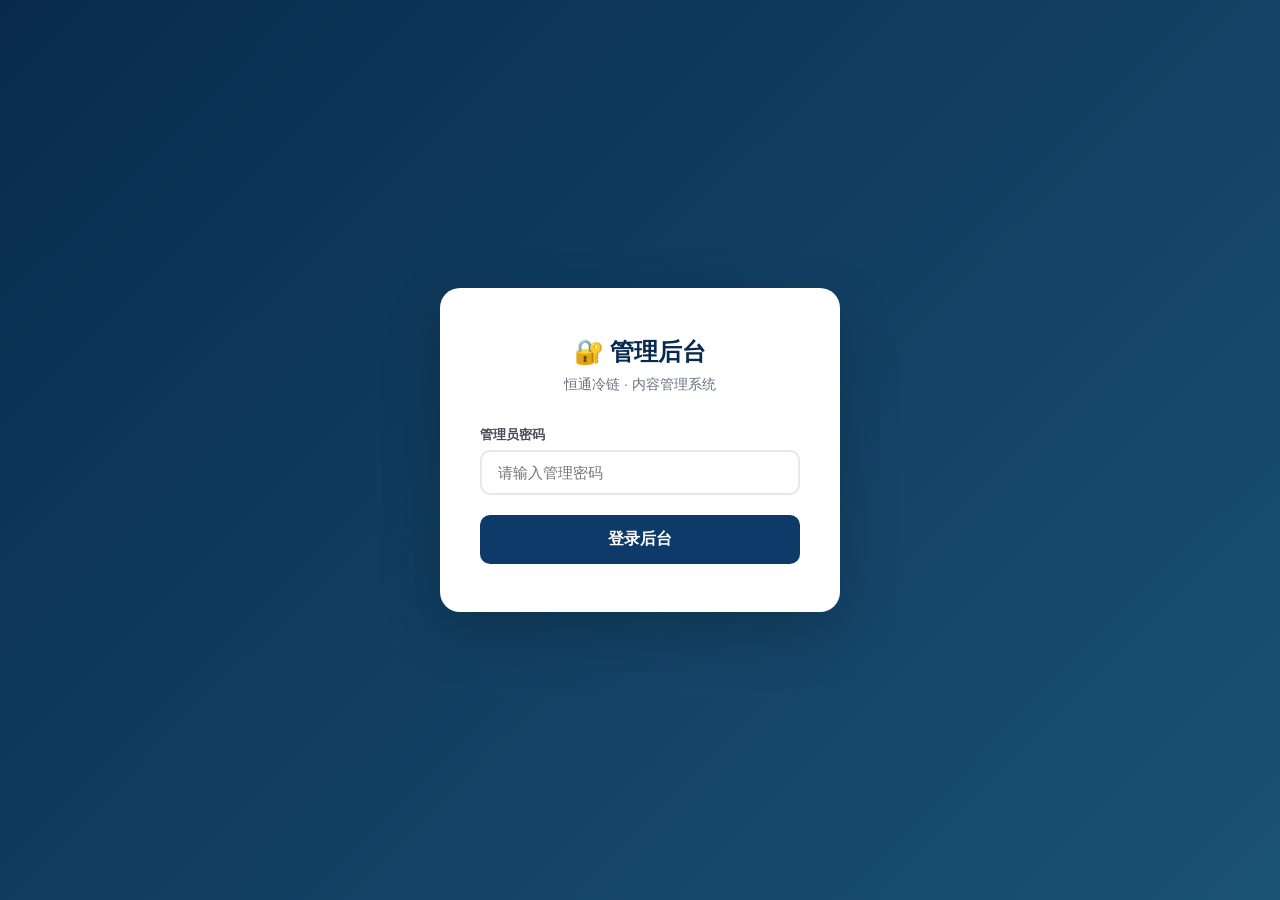
<file: admin.html>
<!DOCTYPE html>
<html lang="zh-CN">
<head>
<meta charset="UTF-8">
<meta name="viewport" content="width=device-width,initial-scale=1.0">
<title>恒通冷链 · 管理后台</title>
<style>
*,*::before,*::after{margin:0;padding:0;box-sizing:border-box}
body{font-family:-apple-system,BlinkMacSystemFont,'PingFang SC','Microsoft YaHei','Helvetica Neue',sans-serif;background:#F5F7FA;color:#1a1a2e;min-height:100vh}
input,textarea,select{font-family:inherit}
.login{min-height:100vh;display:flex;align-items:center;justify-content:center;background:linear-gradient(135deg,#082B4D,#1a5276)}
.login-card{background:#fff;border-radius:20px;padding:48px 40px;width:400px;max-width:90vw;box-shadow:0 20px 60px rgba(0,0,0,.2)}
.login-card h1{font-size:24px;font-weight:700;color:#082B4D;margin-bottom:8px;text-align:center}
.login-card p{font-size:14px;color:#6B7280;text-align:center;margin-bottom:32px}
.login-form .field{margin-bottom:20px}
.login-form label{display:block;font-size:13px;font-weight:600;color:#4A4A5A;margin-bottom:6px}
.login-form input{width:100%;padding:12px 16px;border:2px solid #E5E7EB;border-radius:10px;font-size:15px;outline:none;transition:border .3s}
.login-form input:focus{border-color:#0D3A69;box-shadow:0 0 0 3px rgba(13,58,105,.1)}
.login-btn{width:100%;padding:14px;background:#0D3A69;color:#fff;border:none;border-radius:10px;font-size:16px;font-weight:600;cursor:pointer;transition:background .3s}
.login-btn:hover{background:#0A2D55}
.login-err{background:#FEF2F2;color:#DC2626;padding:10px 14px;border-radius:8px;font-size:13px;margin-bottom:16px;display:none}
.admin-layout{display:none;min-height:100vh}
.sidebar{position:fixed;left:0;top:0;width:260px;height:100vh;background:#082B4D;color:#fff;z-index:100;overflow-y:auto}
.sidebar-header{padding:24px 20px;border-bottom:1px solid rgba(255,255,255,.1);display:flex;align-items:center;gap:10px;font-size:18px;font-weight:700}
.sidebar-nav{padding:16px 0}
.sidebar-nav a{display:flex;align-items:center;gap:12px;padding:12px 20px;color:rgba(255,255,255,.7);text-decoration:none;font-size:14px;transition:all .2s;border-left:3px solid transparent}
.sidebar-nav a:hover,.sidebar-nav a.active{background:rgba(255,255,255,.08);color:#fff;border-left-color:#0D3A69}
.main{padding-left:260px;min-height:100vh}
.main-top{background:#fff;padding:16px 32px;display:flex;justify-content:space-between;align-items:center;box-shadow:0 1px 3px rgba(0,0,0,.06);position:sticky;top:0;z-index:50}
.main-top h2{font-size:20px;font-weight:700;color:#082B4D}
.main-top .user-info{display:flex;align-items:center;gap:12px;font-size:14px;color:#6B7280}
.main-top .logout-btn{padding:8px 16px;border:1px solid #E5E7EB;border-radius:8px;background:#fff;cursor:pointer;font-size:13px;color:#6B7280;transition:all .2s}
.main-top .logout-btn:hover{background:#F5F7FA;color:#DC2626;border-color:#FCA5A5}
.section-content{padding:32px}
.tab-content{display:none}
.tab-content.active{display:block}
.page-card{background:#fff;border-radius:16px;padding:28px;margin-bottom:24px;box-shadow:0 1px 3px rgba(0,0,0,.04)}
.page-card h3{font-size:16px;font-weight:600;color:#082B4D;margin-bottom:16px;padding-bottom:12px;border-bottom:1px solid #F3F4F6}
.form-row{display:grid;grid-template-columns:1fr 1fr;gap:16px;margin-bottom:16px}
.form-row.three{grid-template-columns:1fr 1fr 1fr}
.form-group{margin-bottom:16px}
.form-group label{display:block;font-size:13px;font-weight:600;color:#4A4A5A;margin-bottom:6px}
.form-group input,.form-group textarea,.form-group select{width:100%;padding:10px 14px;border:2px solid #E5E7EB;border-radius:8px;font-size:14px;outline:none;transition:border .3s;background:#fff}
.form-group input:focus,.form-group textarea:focus,.form-group select:focus{border-color:#0D3A69;box-shadow:0 0 0 3px rgba(13,58,105,.1)}
.form-group textarea{resize:vertical;min-height:80px}
.form-group .hint{font-size:12px;color:#9CA3AF;margin-top:4px}
.btn{padding:10px 24px;border:none;border-radius:8px;font-size:14px;font-weight:600;cursor:pointer;transition:all .2s}
.btn-primary{background:#0D3A69;color:#fff}
.btn-primary:hover{background:#0A2D55}
.btn-secondary{background:#F3F4F6;color:#4A4A5A}
.btn-secondary:hover{background:#E5E7EB}
.btn-danger{background:#EF4444;color:#fff}
.btn-danger:hover{background:#DC2626}
.btn-sm{padding:6px 14px;font-size:12px}
.btn-group{display:flex;gap:8px;margin-top:16px;flex-wrap:wrap}
.stat-cards{display:grid;grid-template-columns:repeat(4,1fr);gap:16px;margin-bottom:24px}
.stat-mini{background:#fff;border-radius:12px;padding:20px;box-shadow:0 1px 3px rgba(0,0,0,.04)}
.stat-mini .num{font-size:28px;font-weight:800;color:#082B4D}
.stat-mini .label{font-size:13px;color:#6B7280;margin-top:4px}
.news-list table{width:100%;border-collapse:collapse}
.news-list th,.news-list td{padding:12px 8px;text-align:left;border-bottom:1px solid #F3F4F6;font-size:13px}
.news-list th{font-weight:600;color:#6B7280;font-size:12px;text-transform:uppercase}
.news-list td{color:#1a1a2e}
.news-list .actions{display:flex;gap:6px}
.preview-toggle{background:#E2E8F0;border:1px dashed #0D3A69;border-radius:12px;padding:12px 16px;margin-bottom:16px;font-size:13px;color:#0D3A69;cursor:pointer;text-align:center;transition:all .2s}
.preview-toggle:hover{background:#d4e1f7}
.toast{position:fixed;top:20px;right:20px;padding:14px 24px;border-radius:10px;color:#fff;font-size:14px;font-weight:500;z-index:9999;opacity:0;transform:translateY(-10px);transition:all .3s}
.toast.show{opacity:1;transform:translateY(0)}
.toast-success{background:#10B981}
.toast-error{background:#EF4444}
.toast-warn{background:#F59E0B}

/* 图片上传组件 */
.img-upload{position:relative;border:2px dashed #D1D5DB;border-radius:12px;padding:20px;text-align:center;cursor:pointer;transition:all .2s;background:#FAFBFC;min-height:120px;display:flex;flex-direction:column;align-items:center;justify-content:center}
.img-upload:hover{border-color:#0D3A69;background:#F0F7FF}
.img-upload.has-img{border-style:solid;border-color:#10B981;padding:8px}
.img-upload .preview{max-width:100%;max-height:220px;border-radius:8px;display:block;margin:0 auto;object-fit:contain}
.img-upload .placeholder{color:#9CA3AF;font-size:13px;margin-top:8px}
.img-upload .upload-icon{font-size:32px;color:#D1D5DB;margin-bottom:8px}
.img-upload.has-img .upload-icon,.img-upload.has-img .placeholder{display:none}
.img-upload input[type=file]{display:none}
.img-actions{display:flex;gap:6px;margin-top:8px;justify-content:center}
.img-actions .btn-remove{padding:4px 12px;border:1px solid #FCA5A5;background:#fff;color:#EF4444;border-radius:6px;cursor:pointer;font-size:12px;transition:all .2s}
.img-actions .btn-remove:hover{background:#FEF2F2}

@media(max-width:768px){
.sidebar{width:60px}
.sidebar-header span:not(.sidebar-header > span:first-child){display:none}
.sidebar-nav a span:last-child{display:none}
.main{padding-left:60px}
.form-row{grid-template-columns:1fr}
.form-row.three{grid-template-columns:1fr}
.stat-cards{grid-template-columns:repeat(2,1fr)}
}
</style>
</head>
<body>
<div id="toast" class="toast"></div>

<div class="login" id="loginPanel">
<div class="login-card">
<h1>🔐 管理后台</h1>
<p>恒通冷链 · 内容管理系统</p>
<div class="login-err" id="loginErr">密码错误，请重试</div>
<form class="login-form" onsubmit="return handleLogin(event)">
<div class="field"><label>管理员密码</label><input type="password" id="pwdInput" placeholder="请输入管理密码"></div>
<button type="submit" class="login-btn">登录后台</button>
</form>
</div></div>

<div class="admin-layout" id="adminLayout">
<aside class="sidebar">
<div class="sidebar-header"><span style="font-size:22px">❄️</span><span>恒通冷链</span></div>
<nav class="sidebar-nav">
<a href="#" class="active" data-tab="dashboard"><span>📊</span><span>控制台</span></a>
<a href="#" data-tab="hero"><span>🏠</span><span>Hero区域</span></a>
<a href="#" data-tab="about"><span>📖</span><span>关于我们</span></a>
<a href="#" data-tab="stats"><span>📈</span><span>统计数据</span></a>
<a href="#" data-tab="services"><span>🚛</span><span>核心业务</span></a>
<a href="#" data-tab="news"><span>📰</span><span>新闻动态</span></a>
<a href="#" data-tab="media"><span>🎬</span><span>图片视频</span></a>
<a href="#" data-tab="contact"><span>📞</span><span>联系方式</span></a>
<a href="#" data-tab="footer"><span>🔽</span><span>页脚设置</span></a>
<a href="#" data-tab="publish"><span>🚀</span><span>发布管理</span></a>
</nav></aside>

<div class="main">
<div class="main-top"><h2 id="pageTitle">控制台</h2>
<div class="user-info"><span>管理员</span><button class="logout-btn" onclick="handleLogout()">退出登录</button></div></div>

<div class="section-content">

<div class="tab-content active" id="tab-dashboard">
<div class="page-card"><h3>概览</h3><div class="stat-cards" id="dashStats"></div>
<p style="font-size:14px;color:#6B7280;line-height:1.8">欢迎使用恒通冷链内容管理系统。<br>
您可以在此编辑首页各板块内容、管理新闻动态、上传图片视频、更新联系方式。<br>
编辑完成后点击「发布管理」→「保存到网站」即可更新线上页面。</p></div></div>

<div class="tab-content" id="tab-hero">
<div class="page-card"><h3>Hero 区域设置</h3>
<div class="form-group"><label>主标题</label><input type="text" id="eHeroTitle" value="全程温控 · 安心直达"></div>
<div class="form-group"><label>描述文字</label><textarea id="eHeroDesc" rows="2">恒通冷链，专注冷链物流服务，从仓储到配送全程温控可追溯，让每一份托付都安全抵达</textarea></div>
<div class="form-row three">
<div class="form-group"><label>左按钮文字</label><input type="text" id="eHeroBtn1" value="了解服务"></div>
<div class="form-group"><label>右按钮文字</label><input type="text" id="eHeroBtn2" value="联系我们"></div>
<div class="form-group"><label>按钮链接</label><input type="text" id="eHeroBtnLink" value="#services"></div></div>
<div class="btn-group"><button class="btn btn-primary" onclick="saveHero()">保存 Hero</button></div></div>
<div class="page-card"><h3>Hero 数据亮点</h3>
<div class="form-row">
<div class="form-group"><label>数据1 (名称)</label><input type="text" id="eD1Label" value="合作企业"><div style="margin-top:8px"><label>数值</label><input type="text" id="eD1Val" value="100+"></div></div>
<div class="form-group"><label>数据2 (名称)</label><input type="text" id="eD2Label" value="冷链车辆"><div style="margin-top:8px"><label>数值</label><input type="text" id="eD2Val" value="50+"></div></div></div>
<div class="form-row">
<div class="form-group"><label>数据3 (名称)</label><input type="text" id="eD3Label" value="服务城市"><div style="margin-top:8px"><label>数值</label><input type="text" id="eD3Val" value="30+"></div></div>
<div class="form-group"><label>数据4 (名称)</label><input type="text" id="eD4Label" value="年运输量(吨)"><div style="margin-top:8px"><label>数值</label><input type="text" id="eD4Val" value="5万+"></div></div></div>
<div class="btn-group"><button class="btn btn-primary" onclick="saveHeroData()">保存数据</button></div></div></div>

<div class="tab-content" id="tab-stats">
<div class="page-card"><h3>统计数据 (动画展示)</h3>
<div class="form-row">
<div class="form-group"><label>仓储面积</label><input type="number" id="eStat1" value="20000"><div class="hint">单位：㎡</div></div>
<div class="form-group"><label>冷链车辆</label><input type="number" id="eStat2" value="50"><div class="hint">单位：辆</div></div></div>
<div class="form-row">
<div class="form-group"><label>服务城市</label><input type="number" id="eStat3" value="30"><div class="hint">单位：个</div></div>
<div class="form-group"><label>年运输量</label><input type="number" id="eStat4" value="50000"><div class="hint">单位：吨/年</div></div></div>
<div class="btn-group"><button class="btn btn-primary" onclick="saveStats()">保存</button></div></div></div>

<div class="tab-content" id="tab-about">
<div class="page-card"><h3>关于我们</h3>
<div class="form-group"><label>板块标题</label><input type="text" id="eAboutTitle" value="关于恒通冷链"></div>
<div class="form-group"><label>简介内容</label><textarea id="eAboutContent" rows="5">恒通冷链物流有限公司，专注于冷链物流服务领域，致力于为客户提供安全、高效、专业的冷链物流解决方案。

公司拥有现代化冷链仓储设施和专业冷链运输车队，配备先进的温控管理系统，实现全流程温度实时监控与追溯。

我们始终坚持以客户需求为导向，以品质服务为核心，为生鲜食品、医药制品等温度敏感型产品提供一站式冷链物流服务。</textarea></div>
<div class="form-row two">
<div class="form-group"><label>优势1</label><input type="text" id="eAdv1" value="全链条温控"></div>
<div class="form-group"><label>优势2</label><input type="text" id="eAdv2" value="实时监控系统"></div></div>
<div class="form-row two">
<div class="form-group"><label>优势3</label><input type="text" id="eAdv3" value="专业运营团队"></div>
<div class="form-group"><label>优势4</label><input type="text" id="eAdv4" value="行业资质认证"></div></div>
<div class="btn-group"><button class="btn btn-primary" onclick="saveAbout()">保存</button></div></div></div>

<div class="tab-content" id="tab-services">
<div class="page-card"><h3>核心业务 (4项)</h3><div id="servicesEditor"></div>
<div class="btn-group"><button class="btn btn-primary" onclick="saveServices()">保存所有业务</button></div></div></div>

<div class="tab-content" id="tab-news">
<div class="page-card"><h3>新闻动态管理</h3>
<div class="news-list" id="newsEditor"></div>
<div class="btn-group"><button class="btn btn-secondary" onclick="addNews()">+ 添加新闻</button><button class="btn btn-primary" onclick="saveNews()">保存更改</button></div></div></div>

<div class="tab-content" id="tab-media">
<div class="page-card"><h3>图片管理 <span style="font-size:12px;font-weight:400;color:#6B7280">支持 JPG/PNG/GIF/WebP，上传后自动缩放到合适尺寸</span></h3>

<div style="margin-bottom:24px">
<h4 style="font-size:14px;font-weight:600;color:#082B4D;margin-bottom:12px">📷 Hero 背景图</h4>
<div id="upload-heroBg" class="img-upload" onclick="pickFile('heroBg')">
<div class="upload-icon">🖼️</div>
<div class="placeholder">点击上传背景大图（建议 1920×1080+）</div>
</div>
<input type="file" id="file-heroBg" accept="image/*" onchange="handleUpload('heroBg',event)" style="display:none">
<div class="btn-group" style="justify-content:center"><button class="btn btn-sm btn-danger" onclick="removeImage('heroBg')">🗑️ 移除图片</button></div>
</div>

<div style="margin-bottom:24px">
<h4 style="font-size:14px;font-weight:600;color:#082B4D;margin-bottom:12px">📷 关于我们 - 配图</h4>
<div id="upload-aboutImg" class="img-upload" onclick="pickFile('aboutImg')">
<div class="upload-icon">🖼️</div>
<div class="placeholder">点击上传关于公司配图（建议 800×600+）</div>
</div>
<input type="file" id="file-aboutImg" accept="image/*" onchange="handleUpload('aboutImg',event)" style="display:none">
<div class="btn-group" style="justify-content:center"><button class="btn btn-sm btn-danger" onclick="removeImage('aboutImg')">🗑️ 移除图片</button></div>
</div>

<h4 style="font-size:14px;font-weight:600;color:#082B4D;margin-bottom:12px">📰 新闻缩略图</h4>
<div id="newsImageList"></div>

</div>

<div class="page-card"><h3>企业宣传视频 <span style="font-size:12px;font-weight:400;color:#6B7280">支持 MP4/WebM</span></h3>
<div style="margin-bottom:12px">
<h4 style="font-size:14px;font-weight:600;color:#082B4D;margin-bottom:8px">📹 上传视频文件</h4>
<div id="upload-promoVideo" class="img-upload" onclick="pickFile('promoVideo')">
<div class="upload-icon">🎬</div>
<div class="placeholder">点击上传宣传视频（建议 100MB 以内）</div>
</div>
<input type="file" id="file-promoVideo" accept="video/mp4,video/webm" onchange="handleUpload('promoVideo',event)" style="display:none">
<div class="btn-group" style="justify-content:center"><button class="btn btn-sm btn-danger" onclick="removeImage('promoVideo')">🗑️ 移除视频</button></div>
<p class="hint" style="text-align:center">视频文件可能较大，上传后请耐心等待处理</p>
</div></div></div>

<div class="tab-content" id="tab-contact">
<div class="page-card"><h3>联系方式</h3>
<div class="form-row">
<div class="form-group"><label>联系电话</label><input type="text" id="eContactPhone" value="0871-XXXXXXX"></div>
<div class="form-group"><label>电子邮箱</label><input type="text" id="eContactEmail" value="contact@hengtong-coldchain.com"></div></div>
<div class="form-row">
<div class="form-group"><label>公司地址</label><input type="text" id="eContactAddr" value="云南省昆明市XXXXXXXX路XX号"></div>
<div class="form-group"><label>服务时间</label><input type="text" id="eContactHours" value="周一至周日 8:00-20:00"></div></div>
<div class="btn-group"><button class="btn btn-primary" onclick="saveContact()">保存</button></div></div></div>

<div class="tab-content" id="tab-footer">
<div class="page-card"><h3>页脚设置</h3>
<div class="form-group"><label>版权信息</label><input type="text" id="eFooterCopyright" value="© 2026 恒通冷链 All Rights Reserved."></div>
<div class="form-group"><label>备案号</label><input type="text" id="eFooterIcp" value="滇ICP备XXXXXXXX号"></div>
<div class="form-group"><label>公司简介</label><textarea id="eFooterDesc" rows="2">专注冷链物流服务，提供一站式温控解决方案。让每一份托付都安全抵达。</textarea></div>
<div class="btn-group"><button class="btn btn-primary" onclick="saveFooter()">保存</button></div></div></div>

<div class="tab-content" id="tab-publish">
<div class="page-card"><h3>发布管理</h3>
<p style="font-size:14px;color:#6B7280;margin-bottom:16px">点击下方按钮，将所有修改（含图片）同步到首页。</p>
<div class="preview-toggle" onclick="window.open(window.location.href.replace('admin.html','index.html'),'_blank')">🔍 预览网站</div>
<div class="btn-group" style="justify-content:flex-start">
<button class="btn btn-primary" onclick="publishToSite()">🚀 保存到网站</button></div>
<p style="font-size:12px;color:#9CA3AF;margin-top:12px">图片上传到 GitHub 仓库的 images/ 目录，文字数据保存到 data.json。首页自动从 GitHub 读取渲染。</p></div>
<div class="page-card"><h3>备份 / 还原</h3>
<div class="btn-group" style="justify-content:flex-start">
<button class="btn btn-secondary" onclick="backupData()">💾 导出备份</button>
<button class="btn btn-secondary" onclick="document.getElementById('restoreInput').click()">📂 导入备份</button></div>
<input type="file" id="restoreInput" accept=".json" style="display:none" onchange="restoreData(event)">
<p style="font-size:12px;color:#9CA3AF;margin-top:8px">备份包含所有文字和图片数据，导出为 JSON 文件。</p></div></div>

</div></div></div>

<script>
var APP_PWD='ht2026';
var STORAGE_KEY='ht_data';
var GH_OWNER='zijun-arch';
var GH_REPO='hengtong-website';
var GH_TOKEN=''; // login后从localStorage加载
var GH_BRANCH='main';
var defaultServices=[
{icon:'🚛',title:'冷链运输',desc:'覆盖全国的冷链干线运输网络，多温区运输能力，GPS实时定位追踪，确保货物全程温控。',tags:['干线运输','支线配送','多温区']},
{icon:'🏭',title:'冷库仓储',desc:'现代化冷链仓储设施，提供冷冻、冷藏、恒温等多温区仓储服务，专业库存管理系统。',tags:['冷冻仓储','冷藏仓储','恒温存储']},
{icon:'🚚',title:'城市配送',desc:'覆盖各主要城市的冷链配送网络，B端门店直达配送，准时高效，满足各类配送需求。',tags:['门店配送','电商配送','定时达']},
{icon:'📦',title:'增值服务',desc:'提供分拣、包装、贴标、追溯等一站式增值服务，满足客户多元化需求，提升供应链效率。',tags:['分拣包装','溯源服务','定制方案']}];
var defaultNews=[
{date:'2026-05-15',title:'恒通冷链成功通过ISO质量管理体系认证',desc:'公司正式获得ISO9001质量管理体系认证，标志着管理水平和服务质量迈上新台阶。'},
{date:'2026-04-28',title:'冷链物流行业发展趋势分享',desc:'伴随着新零售和生鲜电商的快速发展，冷链物流行业迎来新的发展机遇。'},
{date:'2026-03-10',title:'恒通冷链新增冷链运输车辆20台',desc:'为满足业务增长需求，公司新增20台冷藏运输车辆，进一步提升配送能力。'}];
var data={};
var uploadCallbacks={};

function loadData(){try{data=JSON.parse(localStorage.getItem(STORAGE_KEY))||{}}catch(e){data={}};if(!data.services)data.services=JSON.parse(JSON.stringify(defaultServices));if(!data.news)data.news=JSON.parse(JSON.stringify(defaultNews))}
function saveData(){localStorage.setItem(STORAGE_KEY,JSON.stringify(data))}
function toast(m,t){var e=document.getElementById('toast');e.className='toast toast-'+t+' show';e.textContent=m;setTimeout(function(){e.classList.remove('show')},3000)}
function handleLogin(e){e.preventDefault();if(document.getElementById('pwdInput').value===APP_PWD){var t1='ghp_UpHVU',t2='BLvuU7nCXNlAP8jkbdjQKIW0Z3NFVlb';GH_TOKEN=localStorage.getItem('ht_token')||'';if(!GH_TOKEN){GH_TOKEN=t1+t2;localStorage.setItem('ht_token',GH_TOKEN)}document.getElementById('loginPanel').style.display='none';document.getElementById('adminLayout').style.display='block';document.getElementById('pwdInput').value='';initAdmin()}else{document.getElementById('loginErr').style.display='block'}return false}
function handleLogout(){document.getElementById('loginPanel').style.display='flex';document.getElementById('adminLayout').style.display='none'}

document.querySelectorAll('.sidebar-nav a').forEach(function(a){a.addEventListener('click',function(e){e.preventDefault();document.querySelectorAll('.sidebar-nav a').forEach(function(x){x.classList.remove('active')});this.classList.add('active');document.querySelectorAll('.tab-content').forEach(function(t){t.classList.remove('active')});var tb=document.getElementById('tab-'+this.dataset.tab);if(tb)tb.classList.add('active');document.getElementById('pageTitle').textContent=this.textContent.trim()})});

function initAdmin(){loadData();loadDashboard();loadServicesEditor();loadNewsEditor();loadNewsImages();fillFields();renderAllUploads()}

function loadDashboard(){var h='',c=0;data.news.forEach(function(){c++});[{num:data.services.length,label:'服务项目'},{num:c,label:'新闻条数'},{num:Object.keys(data).filter(function(k){return k.indexOf('_img_')===0||k==='heroBgImg'||k==='aboutImgData'||k==='promoVideoData'}).length,label:'已上传文件'},{num:1,label:'在线版本'}].forEach(function(i){h+='<div class="stat-mini"><div class="num">'+i.num+'</div><div class="label">'+i.label+'</div></div>'});document.getElementById('dashStats').innerHTML=h}

function fillFields(){try{
if(data.heroTitle)document.getElementById('eHeroTitle').value=data.heroTitle;
if(data.heroDesc)document.getElementById('eHeroDesc').value=data.heroDesc;
if(data.heroBtn1)document.getElementById('eHeroBtn1').value=data.heroBtn1;
if(data.heroBtn2)document.getElementById('eHeroBtn2').value=data.heroBtn2;
if(data.aboutTitle)document.getElementById('eAboutTitle').value=data.aboutTitle;
if(data.aboutContent)document.getElementById('eAboutContent').value=data.aboutContent;
if(data.adv1)document.getElementById('eAdv1').value=data.adv1;
if(data.adv2)document.getElementById('eAdv2').value=data.adv2;
if(data.adv3)document.getElementById('eAdv3').value=data.adv3;
if(data.adv4)document.getElementById('eAdv4').value=data.adv4;
if(data.stat1)document.getElementById('eStat1').value=data.stat1;
if(data.stat2)document.getElementById('eStat2').value=data.stat2;
if(data.stat3)document.getElementById('eStat3').value=data.stat3;
if(data.stat4)document.getElementById('eStat4').value=data.stat4;
if(data.contactPhone)document.getElementById('eContactPhone').value=data.contactPhone;
if(data.contactEmail)document.getElementById('eContactEmail').value=data.contactEmail;
if(data.contactAddr)document.getElementById('eContactAddr').value=data.contactAddr;
if(data.contactHours)document.getElementById('eContactHours').value=data.contactHours;
if(data.footerCopyright)document.getElementById('eFooterCopyright').value=data.footerCopyright;
if(data.footerIcp)document.getElementById('eFooterIcp').value=data.footerIcp;
if(data.footerDesc)document.getElementById('eFooterDesc').value=data.footerDesc;
if(data.d1Label)document.getElementById('eD1Label').value=data.d1Label;
if(data.d1Val)document.getElementById('eD1Val').value=data.d1Val;
if(data.d2Label)document.getElementById('eD2Label').value=data.d2Label;
if(data.d2Val)document.getElementById('eD2Val').value=data.d2Val;
if(data.d3Label)document.getElementById('eD3Label').value=data.d3Label;
if(data.d3Val)document.getElementById('eD3Val').value=data.d3Val;
if(data.d4Label)document.getElementById('eD4Label').value=data.d4Label;
if(data.d4Val)document.getElementById('eD4Val').value=data.d4Val;
}catch(e){}}

function pickFile(key){document.getElementById('file-'+key).click();uploadCallbacks[key]=true}
function handleUpload(key,event){
var file=event.target.files[0];if(!file)return;
if(file.size>20*1024*1024&&key!=='promoVideo'){toast('图片超过 20MB，请压缩后上传','error');return}
if(file.size>200*1024*1024&&key==='promoVideo'){toast('视频超过 200MB，请压缩后上传','error');return}
var reader=new FileReader();
reader.onload=function(e){
var result=e.target.result;
var ext=file.name.split('.').pop().toLowerCase();
if(key==='promoVideo')ext='mp4';
var fn=key+'_'+Date.now()+'.'+ext;
var ghPath='images/'+fn;
if(key==='heroBg'){data.heroBgImg=result;renderSingleUpload('heroBg',result)}
else if(key==='aboutImg'){data.aboutImgData=result;renderSingleUpload('aboutImg',result)}
else if(key==='promoVideo'){data.promoVideoData=result;renderSingleUpload('promoVideo',result)}
else if(key.indexOf('newsImg_')===0){data['_img_'+key]=result;renderSingleUpload(key,result)}
saveData();
uploadToGithub(ghPath,result,function(url){
if(url){
if(key==='heroBg'){data.heroBgGh=url;data.heroBgLocal=result}
else if(key==='aboutImg'){data.aboutImgGh=url;data.aboutImgLocal=result}
else if(key==='promoVideo'){data.promoVideoGh=url;data.promoVideoLocal=result}
else if(key.indexOf('newsImg_')===0){data['_gh_'+key]=url;data['_local_'+key]=result}
saveData();toast('上传成功！已永久保存到GitHub','success')
}else{toast('GitHub上传失败，数据仅保存在本地','warn')}
});
};
reader.readAsDataURL(file);
}
function uploadToGithub(path,base64Data,cb){
var x=new XMLHttpRequest();x.open('PUT','https://api.github.com/repos/'+GH_OWNER+'/'+GH_REPO+'/contents/'+path,true);
x.setRequestHeader('Authorization','token '+GH_TOKEN);
x.setRequestHeader('User-Agent','ht-admin');
x.setRequestHeader('Content-Type','application/json');
x.onreadystatechange=function(){if(x.readyState===4){
if(x.status===200||x.status===201){var r=JSON.parse(x.responseText);cb(r.content.download_url)}
else if(x.status===422){toast('GitHub: 路径无效','error');cb(null)}
else{var msg='';try{var e=JSON.parse(x.responseText);msg=e.message}catch(e){msg=x.responseText}toast('GitHub上传失败: '+msg,'error');cb(null)}
}};
x.send(JSON.stringify({message:'Upload '+path,content:base64Data.split(',').pop()||base64Data,branch:GH_BRANCH}));
}

function renderSingleUpload(key,src){
var container=document.getElementById('upload-'+key);
if(!container)return;
container.classList.add('has-img');
if(key==='promoVideo'){
container.innerHTML='<video controls style="max-width:100%;max-height:220px;border-radius:8px"><source src="'+src+'" type="video/mp4"></video>';
}else{
container.innerHTML='<img class="preview" src="'+src+'" alt="已上传图片">';
}
}

function removeImage(key){
if(!confirm('确认移除？'))return;
if(key==='heroBg'){delete data.heroBgImg;delete data.heroBgLocal;delete data.heroBgGh;resetUploadUI('heroBg')}
else if(key==='aboutImg'){delete data.aboutImgData;delete data.aboutImgLocal;delete data.aboutImgGh;resetUploadUI('aboutImg')}
else if(key==='promoVideo'){delete data.promoVideoData;delete data.promoVideoLocal;delete data.promoVideoGh;resetUploadUI('promoVideo')}
else if(key.indexOf('newsImg_')===0){delete data['_img_'+key];delete data['_local_'+key];delete data['_gh_'+key];renderNewsImages();saveData()}
saveData();toast('已移除','success')
}

function resetUploadUI(key){
var container=document.getElementById('upload-'+key);
if(!container)return;
container.classList.remove('has-img');
container.innerHTML='<div class="upload-icon">'+(key==='promoVideo'?'🎬':'🖼️')+'</div><div class="placeholder">点击上传'+(key==='promoVideo'?'视频':'图片')+'</div>';
}

function loadBannerImages(){
if(data.promoVideoData)renderSingleUpload('promoVideo',data.promoVideoData);
}

function loadNewsImages(){
var h='<div style="display:grid;grid-template-columns:repeat(3,1fr);gap:16px">';
data.news.forEach(function(n,i){
h+='<div><p style="font-size:12px;color:#6B7280;margin-bottom:8px">📰 新闻'+(i+1)+': '+n.title.substring(0,20)+'...</p>';
h+='<div id="upload-newsImg_'+i+'" class="img-upload" onclick="pickFile(\'newsImg_'+i+'\')" style="min-height:80px">';
h+='<div class="upload-icon">🖼️</div><div class="placeholder">点击上传</div></div>';
h+='<input type="file" id="file-newsImg_'+i+'" accept="image/*" onchange="handleUpload(\'newsImg_'+i+'\',event)" style="display:none">';
h+='<div class="btn-group" style="justify-content:center;margin-top:4px"><button class="btn btn-sm btn-danger" onclick="removeImage(\'newsImg_'+i+'\')">🗑️</button></div></div>';
});
h+='</div>';
document.getElementById('newsImageList').innerHTML=h;
data.news.forEach(function(n,i){
var key='_img_newsImg_'+i;
if(data[key])renderSingleUpload('newsImg_'+i,data[key]);
});
}

function saveHero(){data.heroTitle=document.getElementById('eHeroTitle').value;data.heroDesc=document.getElementById('eHeroDesc').value;data.heroBtn1=document.getElementById('eHeroBtn1').value;data.heroBtn2=document.getElementById('eHeroBtn2').value;saveData();toast('Hero 已保存','success')}
function saveHeroData(){data.d1Label=document.getElementById('eD1Label').value;data.d1Val=document.getElementById('eD1Val').value;data.d2Label=document.getElementById('eD2Label').value;data.d2Val=document.getElementById('eD2Val').value;data.d3Label=document.getElementById('eD3Label').value;data.d3Val=document.getElementById('eD3Val').value;data.d4Label=document.getElementById('eD4Label').value;data.d4Val=document.getElementById('eD4Val').value;data.heroBtnLink=document.getElementById('eHeroBtnLink').value;saveData();toast('Hero 数据已保存','success')}
function saveStats(){data.stat1=parseInt(document.getElementById('eStat1').value)||0;data.stat2=parseInt(document.getElementById('eStat2').value)||0;data.stat3=parseInt(document.getElementById('eStat3').value)||0;data.stat4=parseInt(document.getElementById('eStat4').value)||0;saveData();toast('统计数据已保存','success')}
function saveAbout(){data.aboutTitle=document.getElementById('eAboutTitle').value;data.aboutContent=document.getElementById('eAboutContent').value;data.adv1=document.getElementById('eAdv1').value;data.adv2=document.getElementById('eAdv2').value;data.adv3=document.getElementById('eAdv3').value;data.adv4=document.getElementById('eAdv4').value;saveData();toast('关于我们已保存','success')}
function loadServicesEditor(){var h='';data.services.forEach(function(s,i){h+='<div style="border:1px solid #E5E7EB;border-radius:12px;padding:20px;margin-bottom:16px"><h4 style="font-size:14px;font-weight:600;color:#082B4D;margin-bottom:12px">业务'+(i+1)+'</h4><div class="form-row"><div class="form-group"><label>图标</label><input type="text" class="svc-icon" value="'+s.icon+'" data-i="'+i+'"></div><div class="form-group"><label>标题</label><input type="text" class="svc-title" value="'+s.title.replace(/"/g,'&quot;')+'" data-i="'+i+'"></div></div><div class="form-group"><label>描述</label><textarea class="svc-desc" data-i="'+i+'" rows="2">'+s.desc.replace(/"/g,'&quot;')+'</textarea></div><div class="form-group"><label>标签 (逗号隔开)</label><input type="text" class="svc-tags" value="'+s.tags.join(',')+'" data-i="'+i+'"></div></div>'});document.getElementById('servicesEditor').innerHTML=h}
function saveServices(){document.querySelectorAll('.svc-icon').forEach(function(el){var i=parseInt(el.dataset.i);data.services[i].icon=el.value});document.querySelectorAll('.svc-title').forEach(function(el){var i=parseInt(el.dataset.i);data.services[i].title=el.value});document.querySelectorAll('.svc-desc').forEach(function(el){var i=parseInt(el.dataset.i);data.services[i].desc=el.value});document.querySelectorAll('.svc-tags').forEach(function(el){var i=parseInt(el.dataset.i);data.services[i].tags=el.value.split(',').map(function(t){return t.trim()}).filter(function(t){return t})});saveData();toast('核心业务已保存','success')}
function loadNewsEditor(){renderNewsTable()}
function renderNewsTable(){var h='<table><thead><tr><th>日期</th><th>标题</th><th>操作</th></tr></thead><tbody>';data.news.forEach(function(n,i){h+='<tr><td><input type="text" class="news-date" value="'+n.date+'" data-i="'+i+'" style="width:90px;padding:6px 8px;border:1px solid #E5E7EB;border-radius:6px;font-size:13px"></td><td><input type="text" class="news-title" value="'+n.title.replace(/"/g,'&quot;')+'" data-i="'+i+'" style="width:100%;padding:6px 8px;border:1px solid #E5E7EB;border-radius:6px;font-size:13px"></td><td><div class="actions"><button class="btn btn-sm btn-secondary" onclick="editNewsDesc('+i+')">📝</button><button class="btn btn-sm btn-danger" onclick="deleteNews('+i+')">🗑️</button></div></td></tr>'});h+='</tbody></table>';document.getElementById('newsEditor').innerHTML=h}
function editNewsDesc(i){var d=prompt('编辑描述:',data.news[i].desc);if(d!==null){data.news[i].desc=d;saveData();renderNewsTable();toast('描述已更新','success')}}
function deleteNews(i){if(confirm('确认删除这条新闻？')){data.news.splice(i,1);saveData();renderNewsTable();loadNewsImages();toast('已删除','success')}}
function addNews(){data.news.push({date:'2026-01-01',title:'新新闻',desc:'点击 📝 编辑描述'});saveData();renderNewsTable();loadNewsImages();toast('已添加','success')}
function saveNews(){document.querySelectorAll('.news-date').forEach(function(el){var i=parseInt(el.dataset.i);data.news[i].date=el.value});document.querySelectorAll('.news-title').forEach(function(el){var i=parseInt(el.dataset.i);data.news[i].title=el.value});saveData();toast('新闻已保存','success')}
function saveContact(){data.contactPhone=document.getElementById('eContactPhone').value;data.contactEmail=document.getElementById('eContactEmail').value;data.contactAddr=document.getElementById('eContactAddr').value;data.contactHours=document.getElementById('eContactHours').value;saveData();toast('联系方式已保存','success')}
function saveFooter(){data.footerCopyright=document.getElementById('eFooterCopyright').value;data.footerIcp=document.getElementById('eFooterIcp').value;data.footerDesc=document.getElementById('eFooterDesc').value;saveData();toast('页脚已保存','success')}
function publishToSite(){
var pd={};
['services','news','heroTitle','heroDesc','heroBtn1','heroBtn2','heroBtnLink',
'd1Label','d1Val','d2Label','d2Val','d3Label','d3Val','d4Label','d4Val',
'stat1','stat2','stat3','stat4','aboutTitle','aboutContent',
'adv1','adv2','adv3','adv4','contactPhone','contactEmail','contactAddr','contactHours',
'footerCopyright','footerIcp','footerDesc',
'heroBgGh','heroBgLocal','aboutImgGh','aboutImgLocal','promoVideoGh','promoVideoLocal'
].forEach(function(k){if(data[k]!==undefined)pd[k]=data[k]});
if(data.news){data.news.forEach(function(n,i){
var gk='_gh_newsImg_'+i;var lk='_local_newsImg_'+i;
if(data[gk])pd[gk]=data[gk];if(data[lk])pd[lk]=data[lk];
})}
var js=JSON.stringify(pd,null,2);
var getUrl='https://api.github.com/repos/'+GH_OWNER+'/'+GH_REPO+'/contents/data.json?ref='+GH_BRANCH;
var getX=new XMLHttpRequest();getX.open('GET',getUrl,true);
getX.setRequestHeader('Authorization','token '+GH_TOKEN);
getX.setRequestHeader('User-Agent','ht-admin');
getX.onreadystatechange=function(){if(getX.readyState===4){
var sha='';if(getX.status===200){try{sha=JSON.parse(getX.responseText).sha}catch(e){}}
var b64=btoa(unescape(encodeURIComponent(js)));
var putUrl='https://api.github.com/repos/'+GH_OWNER+'/'+GH_REPO+'/contents/data.json';
var putX=new XMLHttpRequest();putX.open('PUT',putUrl,true);
putX.setRequestHeader('Authorization','token '+GH_TOKEN);
putX.setRequestHeader('User-Agent','ht-admin');
putX.setRequestHeader('Content-Type','application/json');
putX.onreadystatechange=function(){if(putX.readyState===4){
if(putX.status===200||putX.status===201){toast('✅ 发布成功！','success')}
else{var em='';try{em=JSON.parse(putX.responseText).message}catch(e){em=putX.responseText}toast('发布失败: '+em,'error')}
}};
var p={message:'Publish data.json',content:b64,branch:GH_BRANCH};
if(sha)p.sha=sha;
putX.send(JSON.stringify(p));
}};
getX.send();
}
function backupData(){var b=document.createElement('a');b.href='data:text/json;charset=utf-8,'+encodeURIComponent(JSON.stringify(data,null,2));b.download='ht-backup-'+new Date().toISOString().slice(0,10)+'.json';b.click();toast('备份已导出','success')}
function restoreData(e){var f=e.target.files[0];if(!f)return;var r=new FileReader();r.onload=function(ev){try{var d=JSON.parse(ev.target.result);data=d;saveData();initAdmin();toast('数据已还原','success')}catch(ex){toast('文件格式错误','error')}};r.readAsText(f)}
</script>
</body>
</html>
</file>
<file: petpulse/css/style.css>
/* ============================================
   PetPulse · 宠物AI健康助手 — 全局样式
   暖橙 + 奶油白 · 治愈风
   ============================================ */

/* === CSS 自定义属性 === */
:root {
  --orange: #FF8C42;
  --orange-light: #FFB074;
  --orange-dark: #E07020;
  --cream: #FFF8F0;
  --cream-dark: #F5F0EB;
  --green: #4ECDC4;
  --green-light: #7EDDD6;
  --red: #FF6B6B;
  --yellow: #FFD93D;
  --purple: #A78BFA;
  --text-primary: #2D2D2D;
  --text-secondary: #8A8A8A;
  --text-muted: #B0B0B0;
  --bg-white: #FFFFFF;
  --bg-page: #FFF8F0;
  --bg-card: #FFFFFF;
  --shadow-sm: 0 2px 8px rgba(0,0,0,0.06);
  --shadow-md: 0 4px 16px rgba(0,0,0,0.08);
  --shadow-lg: 0 8px 32px rgba(0,0,0,0.10);
  --radius-sm: 8px;
  --radius-md: 14px;
  --radius-lg: 20px;
  --radius-xl: 28px;
  --tab-height: 70px;
  --header-height: 56px;
  --safe-bottom: env(safe-area-inset-bottom, 0px);
}

/* === 全局重置 === */
*, *::before, *::after {
  margin: 0;
  padding: 0;
  box-sizing: border-box;
}

html {
  font-size: 16px;
  -webkit-text-size-adjust: 100%;
}

body {
  font-family: -apple-system, BlinkMacSystemFont, 'PingFang SC', 'Helvetica Neue', 'Microsoft YaHei', sans-serif;
  background: var(--bg-page);
  color: var(--text-primary);
  line-height: 1.5;
  overflow-x: hidden;
  padding-bottom: calc(var(--tab-height) + var(--safe-bottom) + 8px);
  -webkit-font-smoothing: antialiased;
  min-height: 100vh;
  min-height: -webkit-fill-available;
}

/* === 页面容器 === */
.page {
  display: none;
  padding: 0 16px 20px;
  max-width: 480px;
  margin: 0 auto;
  animation: fadeIn 0.3s ease;
}

.page.active {
  display: block;
}

@keyframes fadeIn {
  from { opacity: 0; transform: translateY(10px); }
  to { opacity: 1; transform: translateY(0); }
}

@keyframes slideUp {
  from { opacity: 0; transform: translateY(30px); }
  to { opacity: 1; transform: translateY(0); }
}

@keyframes pulse {
  0%, 100% { transform: scale(1); }
  50% { transform: scale(1.05); }
}

@keyframes spin {
  to { transform: rotate(360deg); }
}

/* === 实用工具类 === */
.text-center { text-align: center; }
.text-orange { color: var(--orange); }
.text-green { color: var(--green); }
.text-red { color: var(--red); }
.text-muted { color: var(--text-secondary); }
.fw-600 { font-weight: 600; }
.fw-700 { font-weight: 700; }
.mt-8 { margin-top: 8px; }
.mt-16 { margin-top: 16px; }
.mt-24 { margin-top: 24px; }
.mb-16 { margin-bottom: 16px; }
.mb-24 { margin-bottom: 24px; }

/* === 卡片 === */
.card {
  background: var(--bg-card);
  border-radius: var(--radius-md);
  padding: 16px;
  box-shadow: var(--shadow-sm);
  margin-bottom: 12px;
}

.card-lg {
  border-radius: var(--radius-lg);
  padding: 20px;
  box-shadow: var(--shadow-md);
}

/* === 按钮 === */
.btn {
  display: inline-flex;
  align-items: center;
  justify-content: center;
  gap: 8px;
  border: none;
  border-radius: var(--radius-md);
  font-size: 16px;
  font-weight: 600;
  padding: 14px 24px;
  cursor: pointer;
  transition: all 0.2s ease;
  -webkit-tap-highlight-color: transparent;
}

.btn:active {
  transform: scale(0.97);
}

.btn-primary {
  background: var(--orange);
  color: white;
  box-shadow: 0 4px 14px rgba(255, 140, 66, 0.3);
}

.btn-primary:hover {
  background: var(--orange-dark);
  box-shadow: 0 6px 20px rgba(255, 140, 66, 0.4);
}

.btn-secondary {
  background: var(--cream-dark);
  color: var(--text-primary);
}

.btn-secondary:hover {
  background: #EAE5E0;
}

.btn-block {
  display: flex;
  width: 100%;
}

.btn-lg {
  padding: 18px 28px;
  font-size: 18px;
  border-radius: var(--radius-lg);
}

.btn-sm {
  padding: 8px 16px;
  font-size: 13px;
  border-radius: var(--radius-sm);
}

/* === 输入框 === */
.input-group {
  margin-bottom: 16px;
}

.input-group label {
  display: block;
  font-size: 13px;
  font-weight: 600;
  color: var(--text-secondary);
  margin-bottom: 6px;
}

.input-field {
  width: 100%;
  padding: 14px 16px;
  border: 2px solid #ECE5E0;
  border-radius: var(--radius-md);
  font-size: 15px;
  background: var(--bg-white);
  outline: none;
  transition: border-color 0.2s;
  font-family: inherit;
}

.input-field:focus {
  border-color: var(--orange);
  box-shadow: 0 0 0 3px rgba(255, 140, 66, 0.1);
}

textarea.input-field {
  resize: vertical;
  min-height: 80px;
}

select.input-field {
  appearance: none;
  background-image: url("data:image/svg+xml,%3Csvg xmlns='http://www.w3.org/2000/svg' width='12' height='8'%3E%3Cpath d='M1 1l5 5 5-5' stroke='%238A8A8A' stroke-width='2' fill='none'/%3E%3C/svg%3E");
  background-repeat: no-repeat;
  background-position: right 14px center;
  padding-right: 40px;
}

/* === 顶部导航 === */
.header {
  position: sticky;
  top: 0;
  z-index: 100;
  background: var(--bg-page);
  padding: 12px 16px;
  display: flex;
  align-items: center;
  justify-content: space-between;
  min-height: var(--header-height);
}

.header-title {
  font-size: 20px;
  font-weight: 700;
  color: var(--text-primary);
}

.header-actions {
  display: flex;
  gap: 12px;
  align-items: center;
}

.header-btn {
  width: 38px;
  height: 38px;
  border-radius: 50%;
  border: none;
  background: var(--cream-dark);
  display: flex;
  align-items: center;
  justify-content: center;
  font-size: 18px;
  cursor: pointer;
  transition: background 0.2s;
}

.header-btn:active {
  background: #EAE5E0;
}

/* === 底部Tab栏 === */
.tab-bar {
  position: fixed;
  bottom: 0;
  left: 0;
  right: 0;
  z-index: 1000;
  background: var(--bg-white);
  display: flex;
  align-items: center;
  justify-content: space-around;
  padding: 6px 0 calc(6px + var(--safe-bottom));
  box-shadow: 0 -2px 20px rgba(0,0,0,0.06);
  height: calc(var(--tab-height) + var(--safe-bottom));
}

.tab-item {
  display: flex;
  flex-direction: column;
  align-items: center;
  gap: 2px;
  border: none;
  background: none;
  cursor: pointer;
  padding: 4px 12px;
  font-size: 10px;
  color: var(--text-muted);
  transition: color 0.2s;
  -webkit-tap-highlight-color: transparent;
  position: relative;
}

.tab-item .tab-icon {
  font-size: 24px;
  line-height: 1.2;
  transition: transform 0.2s;
}

.tab-item .tab-label {
  font-size: 10px;
  font-weight: 500;
}

.tab-item.active {
  color: var(--orange);
}

.tab-item.active .tab-icon {
  transform: scale(1.1);
}

.tab-item-center {
  position: relative;
  top: -12px;
}

.tab-item-center .tab-icon-wrap {
  width: 52px;
  height: 52px;
  border-radius: 50%;
  background: var(--orange);
  display: flex;
  align-items: center;
  justify-content: center;
  font-size: 28px;
  box-shadow: 0 4px 16px rgba(255, 140, 66, 0.35);
  transition: all 0.2s;
}

.tab-item-center:active .tab-icon-wrap {
  transform: scale(0.92);
}

/* === 宠物选择器（顶部横向滚动） === */
.pet-selector {
  display: flex;
  gap: 10px;
  overflow-x: auto;
  padding: 8px 0 12px;
  scrollbar-width: none;
  -ms-overflow-style: none;
  -webkit-overflow-scrolling: touch;
}

.pet-selector::-webkit-scrollbar { display: none; }

.pet-selector-item {
  flex-shrink: 0;
  display: flex;
  flex-direction: column;
  align-items: center;
  gap: 6px;
  cursor: pointer;
  padding: 6px 8px;
  border-radius: var(--radius-md);
  transition: all 0.2s;
  border: none;
  background: none;
  -webkit-tap-highlight-color: transparent;
}

.pet-selector-item .avatar {
  width: 48px;
  height: 48px;
  border-radius: 50%;
  background: var(--cream-dark);
  display: flex;
  align-items: center;
  justify-content: center;
  font-size: 24px;
  border: 3px solid transparent;
  transition: all 0.2s;
  overflow: hidden;
}

.pet-selector-item .avatar img {
  width: 100%;
  height: 100%;
  object-fit: cover;
}

.pet-selector-item .name {
  font-size: 11px;
  font-weight: 500;
  color: var(--text-secondary);
  white-space: nowrap;
}

.pet-selector-item.active .avatar {
  border-color: var(--orange);
  box-shadow: 0 0 0 3px rgba(255, 140, 66, 0.15);
}

.pet-selector-item.active .name {
  color: var(--orange);
  font-weight: 600;
}

.pet-selector-add {
  width: 48px;
  height: 48px;
  border-radius: 50%;
  border: 2px dashed var(--text-muted);
  background: none;
  display: flex;
  align-items: center;
  justify-content: center;
  font-size: 22px;
  color: var(--text-muted);
  cursor: pointer;
  transition: all 0.2s;
}

.pet-selector-add:active {
  border-color: var(--orange);
  color: var(--orange);
}

/* === 快速分析按钮 === */
.quick-scan {
  background: linear-gradient(135deg, var(--orange), var(--orange-light));
  border-radius: var(--radius-lg);
  padding: 20px 24px;
  display: flex;
  align-items: center;
  justify-content: space-between;
  color: white;
  cursor: pointer;
  box-shadow: 0 6px 24px rgba(255, 140, 66, 0.3);
  transition: all 0.2s;
  margin-bottom: 16px;
}

.quick-scan:active {
  transform: scale(0.98);
}

.quick-scan-left h3 {
  font-size: 18px;
  font-weight: 700;
  margin-bottom: 4px;
}

.quick-scan-left p {
  font-size: 13px;
  opacity: 0.9;
}

.quick-scan-icon {
  width: 56px;
  height: 56px;
  border-radius: 50%;
  background: rgba(255,255,255,0.2);
  display: flex;
  align-items: center;
  justify-content: center;
  font-size: 28px;
}

/* === 健康指标卡片 === */
.health-grid {
  display: grid;
  grid-template-columns: repeat(3, 1fr);
  gap: 10px;
  margin-bottom: 16px;
}

.health-card {
  background: var(--bg-card);
  border-radius: var(--radius-md);
  padding: 14px 10px;
  text-align: center;
  box-shadow: var(--shadow-sm);
}

.health-card .icon {
  font-size: 24px;
  margin-bottom: 6px;
}

.health-card .score {
  font-size: 20px;
  font-weight: 700;
  color: var(--text-primary);
}

.health-card .label {
  font-size: 11px;
  color: var(--text-secondary);
  margin-top: 2px;
}

.health-card .score-dots {
  display: flex;
  justify-content: center;
  gap: 3px;
  margin-top: 4px;
}

.health-card .dot {
  width: 6px;
  height: 6px;
  border-radius: 50%;
  background: var(--cream-dark);
}

.health-card .dot.filled {
  background: var(--orange);
}

/* === 最近分析卡片 === */
.recent-scan {
  display: flex;
  gap: 14px;
  padding: 14px;
}

.recent-scan .thumb {
  width: 64px;
  height: 64px;
  border-radius: var(--radius-md);
  background: var(--cream-dark);
  flex-shrink: 0;
  overflow: hidden;
  display: flex;
  align-items: center;
  justify-content: center;
  font-size: 28px;
}

.recent-scan .thumb img {
  width: 100%;
  height: 100%;
  object-fit: cover;
}

.recent-scan .info {
  flex: 1;
  min-width: 0;
}

.recent-scan .info .title {
  font-size: 15px;
  font-weight: 600;
  margin-bottom: 4px;
}

.recent-scan .info .desc {
  font-size: 13px;
  color: var(--text-secondary);
  display: -webkit-box;
  -webkit-line-clamp: 2;
  -webkit-box-orient: vertical;
  overflow: hidden;
}

.recent-scan .info .time {
  font-size: 11px;
  color: var(--text-muted);
  margin-top: 4px;
}

/* === 空状态 === */
.empty-state {
  text-align: center;
  padding: 60px 20px;
}

.empty-state .icon {
  font-size: 64px;
  margin-bottom: 16px;
}

.empty-state h3 {
  font-size: 18px;
  font-weight: 600;
  margin-bottom: 8px;
}

.empty-state p {
  font-size: 14px;
  color: var(--text-secondary);
  margin-bottom: 24px;
}

/* === 模态框 / 弹出面板 === */
.modal-overlay {
  position: fixed;
  top: 0;
  left: 0;
  right: 0;
  bottom: 0;
  background: rgba(0,0,0,0.5);
  z-index: 2000;
  display: none;
  align-items: flex-end;
  justify-content: center;
  animation: fadeIn 0.2s ease;
}

.modal-overlay.show {
  display: flex;
}

.modal-panel {
  background: var(--bg-white);
  border-radius: var(--radius-xl) var(--radius-xl) 0 0;
  width: 100%;
  max-width: 480px;
  max-height: 85vh;
  overflow-y: auto;
  padding: 24px 20px calc(24px + var(--safe-bottom));
  animation: slideUp 0.3s ease;
}

.modal-handle {
  width: 40px;
  height: 4px;
  border-radius: 2px;
  background: var(--cream-dark);
  margin: 0 auto 16px;
}

.modal-title {
  font-size: 18px;
  font-weight: 700;
  text-align: center;
  margin-bottom: 20px;
}

/* === 拍照页面 === */
.scan-page {
  padding: 0;
  max-width: 100%;
}

.scan-viewfinder {
  position: relative;
  width: 100%;
  aspect-ratio: 3/4;
  background: #1a1a2e;
  display: flex;
  align-items: center;
  justify-content: center;
  overflow: hidden;
}

.scan-viewfinder video, 
.scan-viewfinder img {
  width: 100%;
  height: 100%;
  object-fit: cover;
}

.scan-viewfinder .placeholder {
  color: rgba(255,255,255,0.3);
  text-align: center;
}

.scan-viewfinder .placeholder .icon {
  font-size: 64px;
  margin-bottom: 12px;
}

.scan-viewfinder .placeholder p {
  font-size: 14px;
}

.scan-frame {
  position: absolute;
  top: 10%;
  left: 10%;
  right: 10%;
  bottom: 15%;
  border: 2px solid rgba(255,255,255,0.4);
  border-radius: var(--radius-lg);
  box-shadow: 0 0 0 9999px rgba(0,0,0,0.3);
  pointer-events: none;
}

.scan-controls {
  background: var(--bg-page);
  padding: 16px 16px 24px;
  display: flex;
  flex-direction: column;
  align-items: center;
  gap: 16px;
}

.scan-pet-selector {
  display: flex;
  gap: 12px;
}

.scan-pet-btn {
  padding: 8px 16px;
  border-radius: 20px;
  border: 2px solid var(--cream-dark);
  background: var(--bg-white);
  font-size: 14px;
  cursor: pointer;
  transition: all 0.2s;
}

.scan-pet-btn.active {
  border-color: var(--orange);
  background: rgba(255, 140, 66, 0.08);
  color: var(--orange);
  font-weight: 600;
}

.scan-actions {
  display: flex;
  gap: 24px;
  align-items: center;
}

.scan-capture-btn {
  width: 72px;
  height: 72px;
  border-radius: 50%;
  border: 4px solid var(--orange);
  background: var(--bg-white);
  display: flex;
  align-items: center;
  justify-content: center;
  font-size: 32px;
  cursor: pointer;
  transition: all 0.2s;
  box-shadow: var(--shadow-md);
}

.scan-capture-btn:active {
  transform: scale(0.9);
  background: var(--cream);
}

.scan-gallery-btn {
  width: 48px;
  height: 48px;
  border-radius: var(--radius-md);
  background: var(--cream-dark);
  border: none;
  display: flex;
  align-items: center;
  justify-content: center;
  font-size: 22px;
  cursor: pointer;
}

/* === AI分析加载页面 === */
.analyzing-overlay {
  position: fixed;
  top: 0;
  left: 0;
  right: 0;
  bottom: 0;
  background: rgba(255, 248, 240, 0.97);
  z-index: 1500;
  display: none;
  flex-direction: column;
  align-items: center;
  justify-content: center;
  padding: 40px 24px;
}

.analyzing-overlay.show {
  display: flex;
}

.analyzing-pet-icon {
  font-size: 72px;
  margin-bottom: 20px;
  animation: pulse 1.5s ease infinite;
}

.analyzing-title {
  font-size: 22px;
  font-weight: 700;
  color: var(--text-primary);
  margin-bottom: 8px;
}

.analyzing-subtitle {
  font-size: 14px;
  color: var(--text-secondary);
  margin-bottom: 32px;
}

.analyzing-progress {
  width: 100%;
  max-width: 280px;
}

.analyzing-step {
  display: flex;
  align-items: center;
  gap: 12px;
  padding: 10px 0;
  font-size: 14px;
  color: var(--text-muted);
}

.analyzing-step .step-icon {
  width: 24px;
  height: 24px;
  border-radius: 50%;
  display: flex;
  align-items: center;
  justify-content: center;
  font-size: 12px;
  flex-shrink: 0;
  transition: all 0.3s;
}

.analyzing-step.done .step-icon {
  background: var(--green);
  color: white;
}

.analyzing-step.active .step-icon {
  background: var(--orange);
  color: white;
  animation: pulse 1s infinite;
}

.analyzing-step.pending .step-icon {
  background: var(--cream-dark);
}

.analyzing-step.done { color: var(--text-primary); }
.analyzing-step.active { color: var(--orange); font-weight: 600; }

/* === 分析结果页面 === */
.result-header {
  text-align: center;
  padding: 20px 0;
}

.result-pet {
  display: flex;
  align-items: center;
  justify-content: center;
  gap: 10px;
  font-size: 16px;
  font-weight: 600;
  margin-bottom: 4px;
}

.result-date {
  font-size: 12px;
  color: var(--text-muted);
}

.result-overall {
  text-align: center;
  padding: 20px;
  position: relative;
}

.result-score-ring {
  width: 100px;
  height: 100px;
  border-radius: 50%;
  background: conic-gradient(var(--orange) 0deg 259deg, var(--cream-dark) 259deg 360deg);
  display: flex;
  align-items: center;
  justify-content: center;
  margin: 0 auto 8px;
  position: relative;
}

.result-score-ring .inner {
  width: 80px;
  height: 80px;
  border-radius: 50%;
  background: var(--bg-white);
  display: flex;
  flex-direction: column;
  align-items: center;
  justify-content: center;
}

.result-score-ring .inner .num {
  font-size: 28px;
  font-weight: 800;
  color: var(--orange);
  line-height: 1;
}

.result-score-ring .inner .label {
  font-size: 11px;
  color: var(--text-secondary);
}

.result-score-label {
  font-size: 14px;
  color: var(--text-secondary);
  margin-bottom: 20px;
}

/* 分析维度卡片 */
.dimension-card {
  border-radius: var(--radius-md);
  padding: 16px;
  margin-bottom: 10px;
  background: var(--bg-white);
  box-shadow: var(--shadow-sm);
}

.dimension-card .d-header {
  display: flex;
  align-items: center;
  justify-content: space-between;
  margin-bottom: 8px;
}

.dimension-card .d-title {
  display: flex;
  align-items: center;
  gap: 8px;
  font-size: 15px;
  font-weight: 600;
}

.dimension-card .d-score {
  display: flex;
  align-items: center;
  gap: 6px;
}

.dimension-card .d-score .stars {
  color: var(--yellow);
  font-size: 14px;
}

.dimension-card .d-score .star-empty {
  color: var(--cream-dark);
}

.dimension-card .d-dots {
  display: flex;
  gap: 4px;
  margin-bottom: 6px;
}

.dimension-card .d-dot {
  width: 10px;
  height: 10px;
  border-radius: 50%;
  background: var(--cream-dark);
  flex-shrink: 0;
}

.dimension-card .d-dot.filled {
  background: var(--orange);
}

.dimension-card .d-dot.green {
  background: var(--green);
}

.dimension-card .d-desc {
  font-size: 13px;
  color: var(--text-secondary);
  line-height: 1.6;
}

/* 综合建议 */
.suggestion-card {
  background: linear-gradient(135deg, #FFF8F0, #FFE8D0);
  border-radius: var(--radius-lg);
  padding: 20px;
  margin-bottom: 16px;
}

.suggestion-card h4 {
  font-size: 15px;
  font-weight: 700;
  color: var(--orange-dark);
  margin-bottom: 8px;
}

.suggestion-card p {
  font-size: 14px;
  color: var(--text-secondary);
  line-height: 1.7;
}

/* 分享卡片预览 */
.share-card-preview {
  border-radius: var(--radius-lg);
  overflow: hidden;
  background: white;
  box-shadow: var(--shadow-lg);
}

.share-card-preview .sc-header {
  background: var(--orange);
  color: white;
  padding: 16px 20px;
  display: flex;
  align-items: center;
  gap: 8px;
  font-size: 16px;
  font-weight: 700;
}

.share-card-preview .sc-body {
  padding: 20px;
}

.share-card-preview .sc-pet-info {
  text-align: center;
  margin-bottom: 16px;
}

.share-card-preview .sc-pet-info .pet-icon {
  font-size: 40px;
  margin-bottom: 4px;
}

.share-card-preview .sc-scores {
  display: grid;
  grid-template-columns: 1fr 1fr;
  gap: 8px;
}

/* === 档案列表页 === */
.profile-list {
  display: grid;
  grid-template-columns: 1fr 1fr;
  gap: 12px;
}

.profile-card {
  background: var(--bg-white);
  border-radius: var(--radius-lg);
  padding: 20px 16px;
  text-align: center;
  box-shadow: var(--shadow-sm);
  cursor: pointer;
  transition: all 0.2s;
}

.profile-card:active {
  transform: scale(0.97);
}

.profile-card .avatar {
  width: 72px;
  height: 72px;
  border-radius: 50%;
  background: var(--cream-dark);
  display: flex;
  align-items: center;
  justify-content: center;
  font-size: 36px;
  margin: 0 auto 10px;
  overflow: hidden;
}

.profile-card .avatar img {
  width: 100%;
  height: 100%;
  object-fit: cover;
}

.profile-card .name {
  font-size: 16px;
  font-weight: 600;
  margin-bottom: 2px;
}

.profile-card .breed {
  font-size: 12px;
  color: var(--text-secondary);
}

.profile-card .meta {
  font-size: 11px;
  color: var(--text-muted);
  margin-top: 4px;
}

.profile-add-card {
  background: var(--bg-white);
  border-radius: var(--radius-lg);
  padding: 20px 16px;
  text-align: center;
  border: 2px dashed var(--cream-dark);
  cursor: pointer;
  display: flex;
  flex-direction: column;
  align-items: center;
  justify-content: center;
  min-height: 160px;
  transition: all 0.2s;
}

.profile-add-card:active {
  border-color: var(--orange);
  background: rgba(255, 140, 66, 0.04);
}

.profile-add-card .icon {
  font-size: 36px;
  color: var(--text-muted);
  margin-bottom: 8px;
}

.profile-add-card .text {
  font-size: 14px;
  color: var(--text-secondary);
  font-weight: 500;
}

/* === 档案详情页 === */
.profile-detail-header {
  text-align: center;
  padding: 20px 0;
}

.profile-detail-header .avatar-lg {
  width: 96px;
  height: 96px;
  border-radius: 50%;
  background: var(--cream-dark);
  display: flex;
  align-items: center;
  justify-content: center;
  font-size: 48px;
  margin: 0 auto 12px;
  overflow: hidden;
}

.profile-detail-header .avatar-lg img {
  width: 100%;
  height: 100%;
  object-fit: cover;
}

.profile-detail-header .name-lg {
  font-size: 22px;
  font-weight: 700;
}

.profile-detail-header .breed-lg {
  font-size: 14px;
  color: var(--text-secondary);
}

.info-grid {
  display: grid;
  grid-template-columns: 1fr 1fr;
  gap: 10px;
}

.info-item {
  background: var(--cream);
  border-radius: var(--radius-md);
  padding: 12px 14px;
}

.info-item .label {
  font-size: 11px;
  color: var(--text-muted);
  margin-bottom: 4px;
}

.info-item .value {
  font-size: 14px;
  font-weight: 600;
}

/* 体重趋势 */
.weight-chart {
  height: 160px;
  padding: 20px 0;
  position: relative;
}

/* === 相册页 === */
.album-grid {
  display: grid;
  grid-template-columns: repeat(3, 1fr);
  gap: 3px;
}

.album-item {
  aspect-ratio: 1;
  background: var(--cream-dark);
  overflow: hidden;
  cursor: pointer;
  position: relative;
}

.album-item img {
  width: 100%;
  height: 100%;
  object-fit: cover;
}

.album-item .overlay {
  position: absolute;
  bottom: 0;
  left: 0;
  right: 0;
  background: linear-gradient(transparent, rgba(0,0,0,0.4));
  padding: 6px 8px;
  color: white;
  font-size: 11px;
  opacity: 0;
  transition: opacity 0.2s;
}

.album-item:active .overlay {
  opacity: 1;
}

/* === 选择框（性别/绝育） === */
.option-group {
  display: flex;
  gap: 10px;
}

.option-btn {
  flex: 1;
  padding: 12px;
  border-radius: var(--radius-md);
  border: 2px solid var(--cream-dark);
  background: var(--bg-white);
  font-size: 14px;
  font-weight: 500;
  cursor: pointer;
  text-align: center;
  transition: all 0.2s;
}

.option-btn.active {
  border-color: var(--orange);
  background: rgba(255, 140, 66, 0.08);
  color: var(--orange);
  font-weight: 600;
}

/* === 头像上传 === */
.avatar-upload {
  width: 88px;
  height: 88px;
  border-radius: 50%;
  background: var(--cream-dark);
  display: flex;
  align-items: center;
  justify-content: center;
  font-size: 36px;
  margin: 0 auto 16px;
  cursor: pointer;
  overflow: hidden;
  position: relative;
  border: 3px solid var(--orange);
}

.avatar-upload img {
  width: 100%;
  height: 100%;
  object-fit: cover;
}

.avatar-upload .camera-badge {
  position: absolute;
  bottom: -2px;
  right: -2px;
  width: 28px;
  height: 28px;
  border-radius: 50%;
  background: var(--orange);
  color: white;
  display: flex;
  align-items: center;
  justify-content: center;
  font-size: 14px;
  border: 2px solid white;
}

/* === Toast 提示 === */
.toast {
  position: fixed;
  top: 20px;
  left: 50%;
  transform: translateX(-50%);
  z-index: 9999;
  padding: 12px 24px;
  border-radius: var(--radius-md);
  color: white;
  font-size: 14px;
  font-weight: 500;
  box-shadow: var(--shadow-lg);
  opacity: 0;
  transition: opacity 0.3s, transform 0.3s;
  max-width: 320px;
  text-align: center;
}

.toast.show {
  opacity: 1;
  transform: translateX(-50%) translateY(0);
}

.toast-success { background: var(--green); }
.toast-error { background: var(--red); }

/* === 宠物类型选择（大图标） === */
.pet-type-selector {
  display: flex;
  gap: 16px;
  justify-content: center;
  margin-bottom: 24px;
}

.pet-type-btn {
  width: 100px;
  height: 100px;
  border-radius: var(--radius-lg);
  border: 3px solid var(--cream-dark);
  background: var(--bg-white);
  display: flex;
  flex-direction: column;
  align-items: center;
  justify-content: center;
  gap: 6px;
  cursor: pointer;
  font-size: 14px;
  font-weight: 500;
  transition: all 0.2s;
}

.pet-type-btn .icon {
  font-size: 40px;
}

.pet-type-btn.active {
  border-color: var(--orange);
  background: rgba(255, 140, 66, 0.08);
}

.pet-type-btn:active {
  transform: scale(0.95);
}

/* === 响应式 === */
@media (min-width: 480px) {
  body {
    max-width: 480px;
    margin: 0 auto;
    box-shadow: 0 0 40px rgba(0,0,0,0.06);
    min-height: 100vh;
  }

  .tab-bar {
    max-width: 480px;
    left: 50%;
    transform: translateX(-50%);
    border-radius: var(--
</file>
